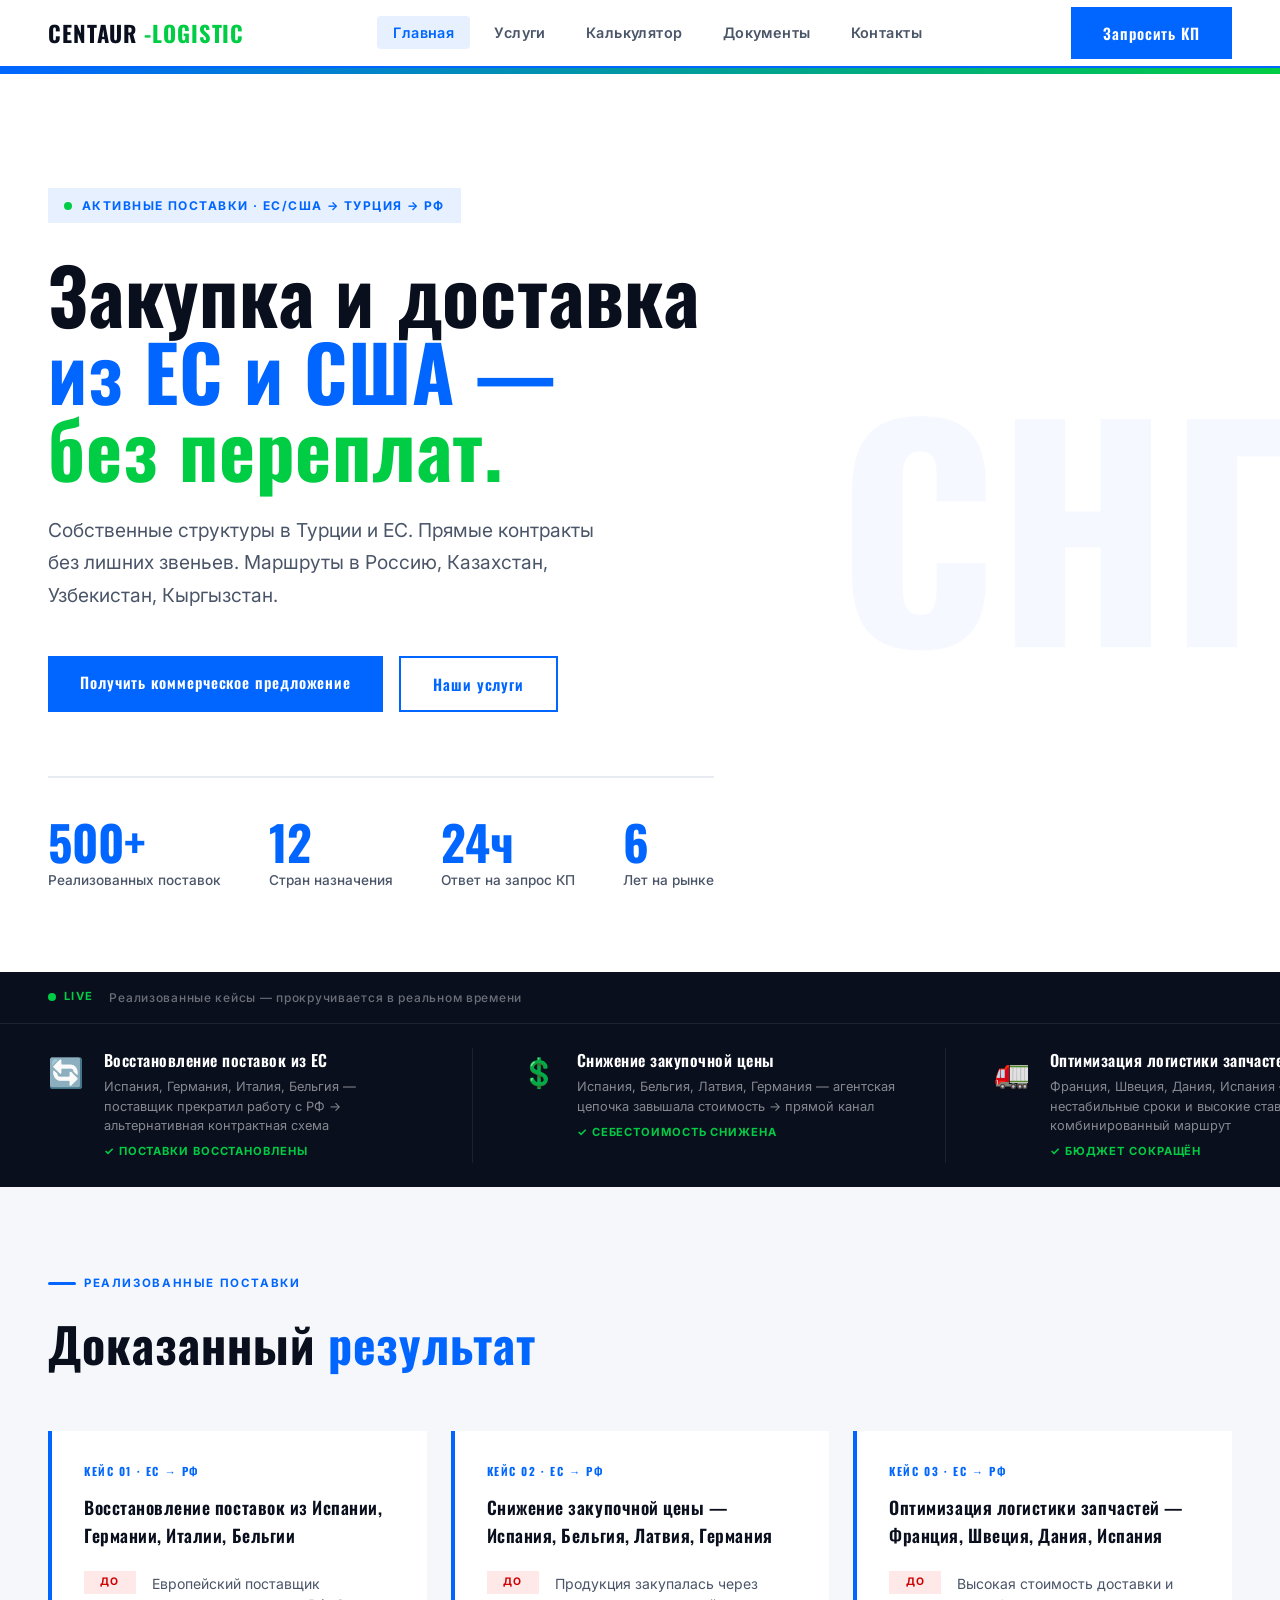
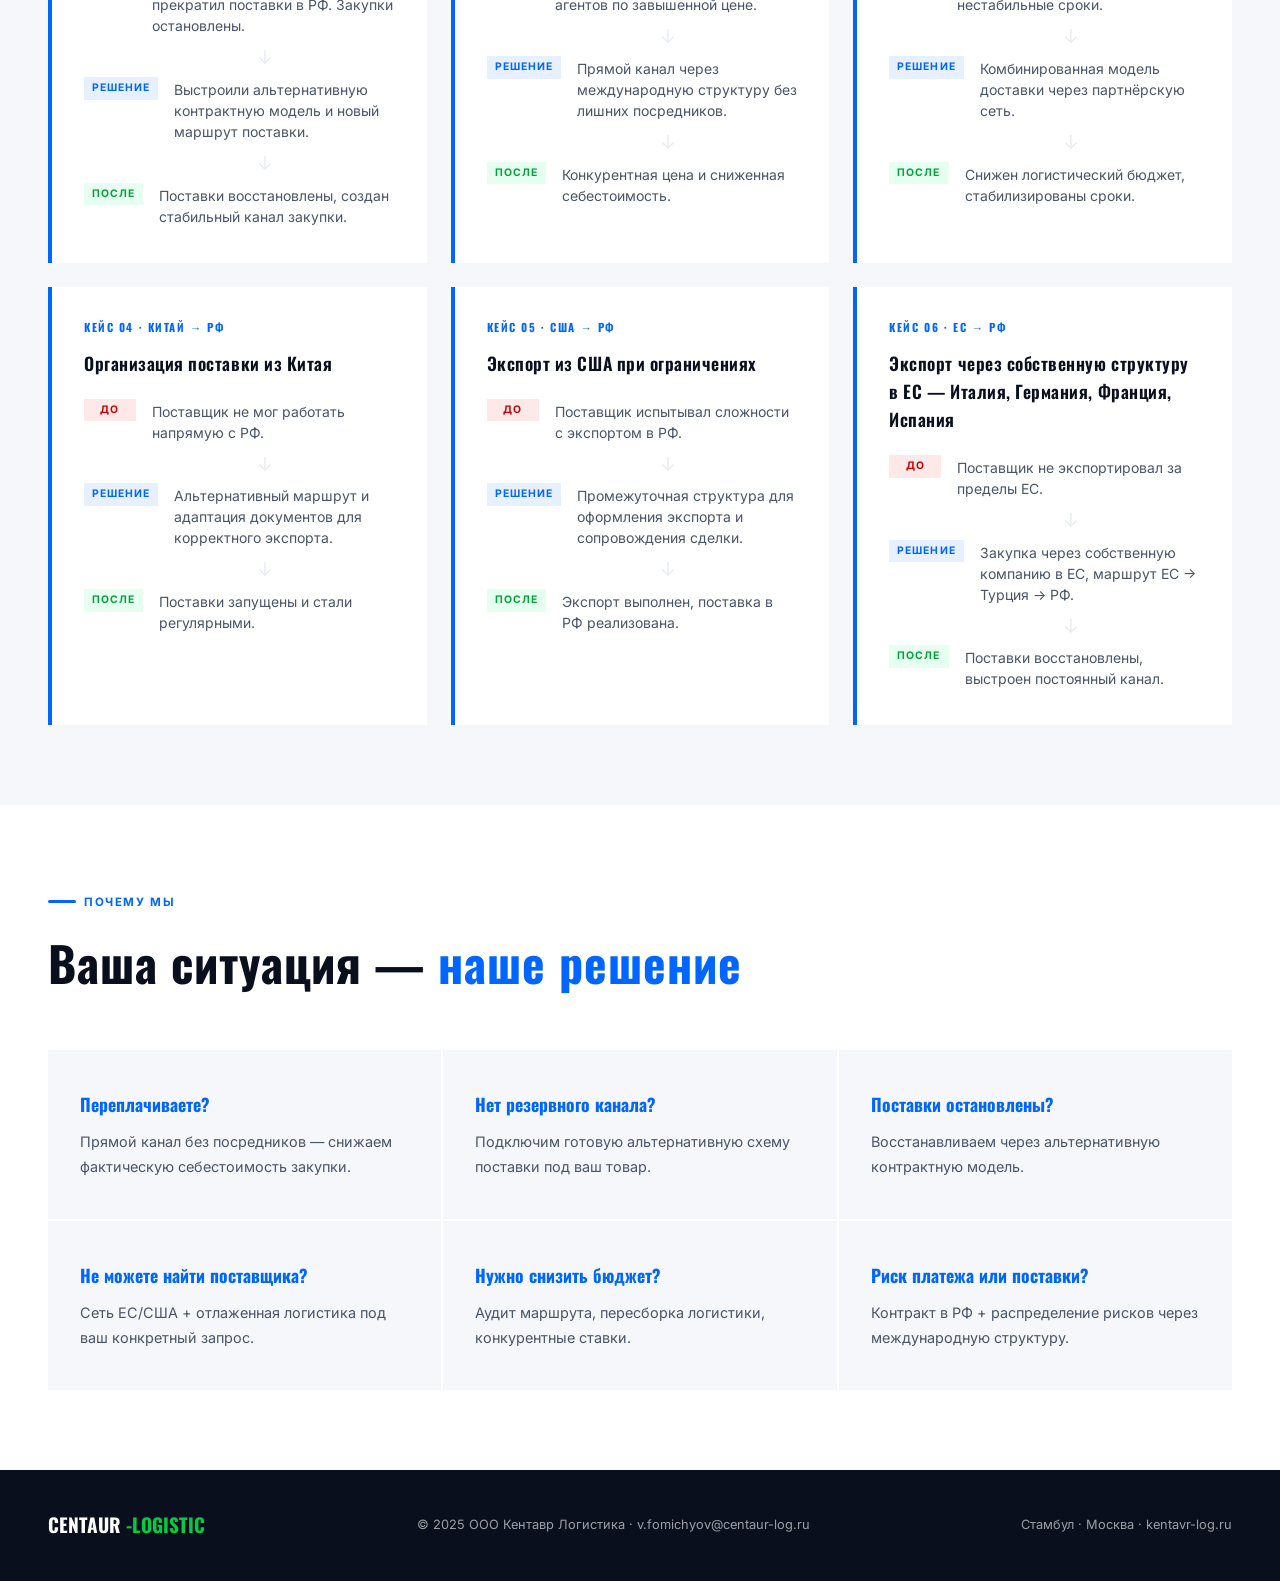
<file: index.html>
<!DOCTYPE html>
<html lang="ru">
<head>
<meta charset="UTF-8">
<meta name="viewport" content="width=device-width, initial-scale=1.0">
<title>Centaur-Logistic — Международные грузоперевозки</title>
<link rel="stylesheet" href="style.css">
<style>
/* ── HERO ── */
.hero {
  min-height: 100vh; display: flex; align-items: center;
  background: var(--white); position: relative; overflow: hidden;
  padding: 120px 48px 80px;
}
.hero-accent-line {
  position: absolute; top: 0; left: 0; right: 0; height: 6px;
  background: linear-gradient(90deg, var(--blue) 0%, var(--green) 100%);
}
.hero-bg-text {
  position: absolute; right: -20px; top: 50%; transform: translateY(-50%);
  font-family: 'Oswald', sans-serif; font-size: 22vw; font-weight: 700;
  color: rgba(0,102,255,0.04); line-height: 1; pointer-events: none; user-select: none;
  white-space: nowrap;
}
.hero-content { position: relative; max-width: 780px; }
.hero-tag {
  display: inline-flex; align-items: center; gap: 10px;
  background: var(--blue-light); color: var(--blue);
  font-size: 0.75rem; font-weight: 700; letter-spacing: 0.12em; text-transform: uppercase;
  padding: 8px 16px; margin-bottom: 32px;
}
.hero-tag .dot { width: 8px; height: 8px; background: var(--green); border-radius: 50%; animation: pulse 1.5s infinite; }
@keyframes pulse { 0%,100%{opacity:1;transform:scale(1)} 50%{opacity:0.6;transform:scale(1.3)} }

h1 { margin-bottom: 28px; color: var(--text); }
h1 .line-blue { color: var(--blue); display: block; }
h1 .line-green { color: var(--green); display: block; }
.hero-sub { font-size: 1.2rem; color: var(--text-mid); max-width: 580px; margin-bottom: 44px; font-weight: 400; line-height: 1.7; }
.hero-actions { display: flex; gap: 16px; flex-wrap: wrap; margin-bottom: 64px; }
.hero-stats { display: flex; gap: 48px; flex-wrap: wrap; padding-top: 40px; border-top: 2px solid var(--gray-mid); }
.stat-num { font-family: 'Oswald', sans-serif; font-size: 3rem; font-weight: 700; color: var(--blue); line-height: 1; }
.stat-label { font-size: 0.85rem; color: var(--text-mid); margin-top: 4px; font-weight: 500; }

/* ── LIVE TICKER ── */
.ticker-section { background: var(--text); padding: 0; overflow: hidden; }
.ticker-header {
  display: flex; align-items: center; gap: 16px;
  padding: 16px 48px; border-bottom: 1px solid rgba(255,255,255,0.08);
}
.ticker-live {
  display: flex; align-items: center; gap: 8px;
  font-size: 0.7rem; font-weight: 700; letter-spacing: 0.12em; text-transform: uppercase;
  color: var(--green);
}
.ticker-live .live-dot { width: 8px; height: 8px; background: var(--green); border-radius: 50%; animation: pulse 1s infinite; }
.ticker-title { font-size: 0.75rem; color: rgba(255,255,255,0.4); font-weight: 500; letter-spacing: 0.06em; }

.ticker-track { padding: 24px 0; position: relative; }
.ticker-inner {
  display: flex; gap: 0;
  animation: ticker 40s linear infinite;
  width: max-content;
}
.ticker-inner:hover { animation-play-state: paused; }
@keyframes ticker { from { transform: translateX(0); } to { transform: translateX(-50%); } }

.ticker-item {
  display: flex; align-items: flex-start; gap: 20px;
  padding: 0 48px; min-width: 420px;
  border-right: 1px solid rgba(255,255,255,0.08);
}
.ticker-icon { font-size: 1.8rem; flex-shrink: 0; margin-top: 2px; }
.ticker-case-title { font-family: 'Oswald', sans-serif; font-size: 1rem; font-weight: 600; color: var(--white); margin-bottom: 4px; letter-spacing: 0.03em; }
.ticker-case-desc { font-size: 0.8rem; color: rgba(255,255,255,0.5); line-height: 1.5; max-width: 320px; }
.ticker-result { display: inline-block; margin-top: 8px; font-size: 0.7rem; font-weight: 700; letter-spacing: 0.08em; text-transform: uppercase; color: var(--green); }

/* ── CASES SECTION ── */
.cases { background: var(--gray); }
.cases-grid { display: grid; grid-template-columns: repeat(auto-fit, minmax(340px, 1fr)); gap: 24px; }
.case-card { background: var(--white); border-left: 4px solid var(--blue); padding: 32px; }
.case-num { font-family: 'Oswald', sans-serif; font-size: 0.7rem; font-weight: 700; letter-spacing: 0.14em; color: var(--blue); text-transform: uppercase; margin-bottom: 12px; }
.case-card h3 { font-size: 1.1rem; margin-bottom: 20px; color: var(--text); }
.case-flow { display: flex; flex-direction: column; gap: 0; }
.case-step { display: flex; gap: 16px; align-items: flex-start; }
.case-step-label { font-size: 0.65rem; font-weight: 700; letter-spacing: 0.1em; text-transform: uppercase; padding: 3px 8px; flex-shrink: 0; min-width: 52px; text-align: center; margin-top: 2px; }
.label-before { background: #FFE8E8; color: #CC0000; }
.label-what { background: var(--blue-light); color: var(--blue); }
.label-after { background: var(--green-light); color: var(--green-dark); }
.case-step-text { font-size: 0.875rem; color: var(--text-mid); line-height: 1.5; padding: 4px 0; }
.case-arrow { color: var(--gray-mid); font-size: 1.2rem; text-align: center; padding: 2px 0 2px 52px; }

/* ── WHY US ── */
.whyus { background: var(--white); }
.whyus-grid { display: grid; grid-template-columns: repeat(3, 1fr); gap: 2px; }
.why-item { background: var(--gray); padding: 40px 32px; }
.why-item:hover { background: var(--blue-light); }
.why-item .why-q { font-family: 'Oswald', sans-serif; font-size: 1.1rem; font-weight: 700; color: var(--blue); margin-bottom: 12px; }
.why-item p { font-size: 0.9rem; color: var(--text-mid); line-height: 1.7; }

@media (max-width: 900px) {
  .hero { padding: 100px 20px 60px; }
  .whyus-grid { grid-template-columns: 1fr; }
}
</style>
</head>
<body>
<nav>
  <a href="index.html" class="nav-logo">CENTAUR <span>-LOGISTIC</span></a>
  <ul class="nav-links">
    <li><a href="index.html" class="active">Главная</a></li>
    <li><a href="services.html">Услуги</a></li>
    <li><a href="calculator.html">Калькулятор</a></li>
    <li><a href="documents.html">Документы</a></li>
    <li><a href="contact.html">Контакты</a></li>
  </ul>
  <a href="contact.html" class="btn nav-cta">Запросить КП</a>
</nav>

<div class="page">

<!-- HERO -->
<section class="hero">
  <div class="hero-accent-line"></div>
  <div class="hero-bg-text">СНГ</div>
  <div class="hero-content">
    <div class="hero-tag"><span class="dot"></span> Активные поставки · ЕС/США → Турция → РФ</div>
    <h1>
      Закупка и доставка
      <span class="line-blue">из ЕС и США —</span>
      <span class="line-green">без переплат.</span>
    </h1>
    <p class="hero-sub">Собственные структуры в Турции и ЕС. Прямые контракты без лишних звеньев. Маршруты в Россию, Казахстан, Узбекистан, Кыргызстан.</p>
    <div class="hero-actions">
      <a href="contact.html" class="btn btn-blue">Получить коммерческое предложение</a>
      <a href="services.html" class="btn btn-outline">Наши услуги</a>
    </div>
    <div class="hero-stats">
      <div><div class="stat-num">500+</div><div class="stat-label">Реализованных поставок</div></div>
      <div><div class="stat-num">12</div><div class="stat-label">Стран назначения</div></div>
      <div><div class="stat-num">24ч</div><div class="stat-label">Ответ на запрос КП</div></div>
      <div><div class="stat-num">6</div><div class="stat-label">Лет на рынке</div></div>
    </div>
  </div>
</section>

<!-- LIVE TICKER -->
<div class="ticker-section">
  <div class="ticker-header">
    <div class="ticker-live"><span class="live-dot"></span> LIVE</div>
    <div class="ticker-title">Реализованные кейсы — прокручивается в реальном времени</div>
  </div>
  <div class="ticker-track">
    <div class="ticker-inner" id="ticker">
      <div class="ticker-item">
        <div class="ticker-icon">🔄</div>
        <div>
          <div class="ticker-case-title">Восстановление поставок из ЕС</div>
          <div class="ticker-case-desc">Испания, Германия, Италия, Бельгия — поставщик прекратил работу с РФ → альтернативная контрактная схема</div>
          <span class="ticker-result">✓ Поставки восстановлены</span>
        </div>
      </div>
      <div class="ticker-item">
        <div class="ticker-icon">💲</div>
        <div>
          <div class="ticker-case-title">Снижение закупочной цены</div>
          <div class="ticker-case-desc">Испания, Бельгия, Латвия, Германия — агентская цепочка завышала стоимость → прямой канал</div>
          <span class="ticker-result">✓ Себестоимость снижена</span>
        </div>
      </div>
      <div class="ticker-item">
        <div class="ticker-icon">🚛</div>
        <div>
          <div class="ticker-case-title">Оптимизация логистики запчастей</div>
          <div class="ticker-case-desc">Франция, Швеция, Дания, Испания — нестабильные сроки и высокие ставки → комбинированный маршрут</div>
          <span class="ticker-result">✓ Бюджет сокращён</span>
        </div>
      </div>
      <div class="ticker-item">
        <div class="ticker-icon">🌐</div>
        <div>
          <div class="ticker-case-title">Организация поставки из Китая</div>
          <div class="ticker-case-desc">Поставщик не мог работать с РФ напрямую → альтернативный маршрут и адаптация документов</div>
          <span class="ticker-result">✓ Поставки стали регулярными</span>
        </div>
      </div>
      <div class="ticker-item">
        <div class="ticker-icon">🇺🇸</div>
        <div>
          <div class="ticker-case-title">Экспорт из США при ограничениях</div>
          <div class="ticker-case-desc">Поставщик испытывал сложности с экспортом в РФ → промежуточная структура для оформления</div>
          <span class="ticker-result">✓ Экспорт выполнен</span>
        </div>
      </div>
      <div class="ticker-item">
        <div class="ticker-icon">🏭</div>
        <div>
          <div class="ticker-case-title">Экспорт через структуру в ЕС</div>
          <div class="ticker-case-desc">Италия, Германия, Франция, Испания — поставщик не экспортировал → маршрут ЕС → Турция → РФ</div>
          <span class="ticker-result">✓ Постоянный канал выстроен</span>
        </div>
      </div>
      <!-- Duplicate for seamless loop -->
      <div class="ticker-item">
        <div class="ticker-icon">🔄</div>
        <div>
          <div class="ticker-case-title">Восстановление поставок из ЕС</div>
          <div class="ticker-case-desc">Испания, Германия, Италия, Бельгия — поставщик прекратил работу с РФ → альтернативная контрактная схема</div>
          <span class="ticker-result">✓ Поставки восстановлены</span>
        </div>
      </div>
      <div class="ticker-item">
        <div class="ticker-icon">💲</div>
        <div>
          <div class="ticker-case-title">Снижение закупочной цены</div>
          <div class="ticker-case-desc">Испания, Бельгия, Латвия, Германия — агентская цепочка завышала стоимость → прямой канал</div>
          <span class="ticker-result">✓ Себестоимость снижена</span>
        </div>
      </div>
      <div class="ticker-item">
        <div class="ticker-icon">🚛</div>
        <div>
          <div class="ticker-case-title">Оптимизация логистики запчастей</div>
          <div class="ticker-case-desc">Франция, Швеция, Дания, Испания — нестабильные сроки и высокие ставки → комбинированный маршрут</div>
          <span class="ticker-result">✓ Бюджет сокращён</span>
        </div>
      </div>
      <div class="ticker-item">
        <div class="ticker-icon">🌐</div>
        <div>
          <div class="ticker-case-title">Организация поставки из Китая</div>
          <div class="ticker-case-desc">Поставщик не мог работать с РФ напрямую → альтернативный маршрут и адаптация документов</div>
          <span class="ticker-result">✓ Поставки стали регулярными</span>
        </div>
      </div>
      <div class="ticker-item">
        <div class="ticker-icon">🇺🇸</div>
        <div>
          <div class="ticker-case-title">Экспорт из США при ограничениях</div>
          <div class="ticker-case-desc">Поставщик испытывал сложности с экспортом в РФ → промежуточная структура для оформления</div>
          <span class="ticker-result">✓ Экспорт выполнен</span>
        </div>
      </div>
      <div class="ticker-item">
        <div class="ticker-icon">🏭</div>
        <div>
          <div class="ticker-case-title">Экспорт через структуру в ЕС</div>
          <div class="ticker-case-desc">Италия, Германия, Франция, Испания — поставщик не экспортировал → маршрут ЕС → Турция → РФ</div>
          <span class="ticker-result">✓ Постоянный канал выстроен</span>
        </div>
      </div>
    </div>
  </div>
</div>

<!-- CASES -->
<section class="cases">
  <div class="inner">
    <div class="section-tag">Реализованные поставки</div>
    <h2>Доказанный <span class="accent">результат</span></h2>
    <div class="cases-grid">
      <div class="case-card">
        <div class="case-num">Кейс 01 · ЕС → РФ</div>
        <h3>Восстановление поставок из Испании, Германии, Италии, Бельгии</h3>
        <div class="case-flow">
          <div class="case-step"><span class="case-step-label label-before">До</span><span class="case-step-text">Европейский поставщик прекратил поставки в РФ. Закупки остановлены.</span></div>
          <div class="case-arrow">↓</div>
          <div class="case-step"><span class="case-step-label label-what">Решение</span><span class="case-step-text">Выстроили альтернативную контрактную модель и новый маршрут поставки.</span></div>
          <div class="case-arrow">↓</div>
          <div class="case-step"><span class="case-step-label label-after">После</span><span class="case-step-text">Поставки восстановлены, создан стабильный канал закупки.</span></div>
        </div>
      </div>
      <div class="case-card">
        <div class="case-num">Кейс 02 · ЕС → РФ</div>
        <h3>Снижение закупочной цены — Испания, Бельгия, Латвия, Германия</h3>
        <div class="case-flow">
          <div class="case-step"><span class="case-step-label label-before">До</span><span class="case-step-text">Продукция закупалась через агентов по завышенной цене.</span></div>
          <div class="case-arrow">↓</div>
          <div class="case-step"><span class="case-step-label label-what">Решение</span><span class="case-step-text">Прямой канал через международную структуру без лишних посредников.</span></div>
          <div class="case-arrow">↓</div>
          <div class="case-step"><span class="case-step-label label-after">После</span><span class="case-step-text">Конкурентная цена и сниженная себестоимость.</span></div>
        </div>
      </div>
      <div class="case-card">
        <div class="case-num">Кейс 03 · ЕС → РФ</div>
        <h3>Оптимизация логистики запчастей — Франция, Швеция, Дания, Испания</h3>
        <div class="case-flow">
          <div class="case-step"><span class="case-step-label label-before">До</span><span class="case-step-text">Высокая стоимость доставки и нестабильные сроки.</span></div>
          <div class="case-arrow">↓</div>
          <div class="case-step"><span class="case-step-label label-what">Решение</span><span class="case-step-text">Комбинированная модель доставки через партнёрскую сеть.</span></div>
          <div class="case-arrow">↓</div>
          <div class="case-step"><span class="case-step-label label-after">После</span><span class="case-step-text">Снижен логистический бюджет, стабилизированы сроки.</span></div>
        </div>
      </div>
      <div class="case-card">
        <div class="case-num">Кейс 04 · Китай → РФ</div>
        <h3>Организация поставки из Китая</h3>
        <div class="case-flow">
          <div class="case-step"><span class="case-step-label label-before">До</span><span class="case-step-text">Поставщик не мог работать напрямую с РФ.</span></div>
          <div class="case-arrow">↓</div>
          <div class="case-step"><span class="case-step-label label-what">Решение</span><span class="case-step-text">Альтернативный маршрут и адаптация документов для корректного экспорта.</span></div>
          <div class="case-arrow">↓</div>
          <div class="case-step"><span class="case-step-label label-after">После</span><span class="case-step-text">Поставки запущены и стали регулярными.</span></div>
        </div>
      </div>
      <div class="case-card">
        <div class="case-num">Кейс 05 · США → РФ</div>
        <h3>Экспорт из США при ограничениях</h3>
        <div class="case-flow">
          <div class="case-step"><span class="case-step-label label-before">До</span><span class="case-step-text">Поставщик испытывал сложности с экспортом в РФ.</span></div>
          <div class="case-arrow">↓</div>
          <div class="case-step"><span class="case-step-label label-what">Решение</span><span class="case-step-text">Промежуточная структура для оформления экспорта и сопровождения сделки.</span></div>
          <div class="case-arrow">↓</div>
          <div class="case-step"><span class="case-step-label label-after">После</span><span class="case-step-text">Экспорт выполнен, поставка в РФ реализована.</span></div>
        </div>
      </div>
      <div class="case-card">
        <div class="case-num">Кейс 06 · ЕС → РФ</div>
        <h3>Экспорт через собственную структуру в ЕС — Италия, Германия, Франция, Испания</h3>
        <div class="case-flow">
          <div class="case-step"><span class="case-step-label label-before">До</span><span class="case-step-text">Поставщик не экспортировал за пределы ЕС.</span></div>
          <div class="case-arrow">↓</div>
          <div class="case-step"><span class="case-step-label label-what">Решение</span><span class="case-step-text">Закупка через собственную компанию в ЕС, маршрут ЕС → Турция → РФ.</span></div>
          <div class="case-arrow">↓</div>
          <div class="case-step"><span class="case-step-label label-after">После</span><span class="case-step-text">Поставки восстановлены, выстроен постоянный канал.</span></div>
        </div>
      </div>
    </div>
  </div>
</section>

<!-- WHY US -->
<section class="whyus">
  <div class="inner">
    <div class="section-tag">Почему мы</div>
    <h2>Ваша ситуация — <span class="accent">наше решение</span></h2>
    <div class="whyus-grid">
      <div class="why-item">
        <div class="why-q">Переплачиваете?</div>
        <p>Прямой канал без посредников — снижаем фактическую себестоимость закупки.</p>
      </div>
      <div class="why-item">
        <div class="why-q">Нет резервного канала?</div>
        <p>Подключим готовую альтернативную схему поставки под ваш товар.</p>
      </div>
      <div class="why-item">
        <div class="why-q">Поставки остановлены?</div>
        <p>Восстанавливаем через альтернативную контрактную модель.</p>
      </div>
      <div class="why-item">
        <div class="why-q">Не можете найти поставщика?</div>
        <p>Сеть ЕС/США + отлаженная логистика под ваш конкретный запрос.</p>
      </div>
      <div class="why-item">
        <div class="why-q">Нужно снизить бюджет?</div>
        <p>Аудит маршрута, пересборка логистики, конкурентные ставки.</p>
      </div>
      <div class="why-item">
        <div class="why-q">Риск платежа или поставки?</div>
        <p>Контракт в РФ + распределение рисков через международную структуру.</p>
      </div>
    </div>
  </div>
</section>

</div>

<footer>
  <div class="footer-logo">CENTAUR <span>-LOGISTIC</span></div>
  <p>© 2025 ООО Кентавр Логистика · <a href="mailto:v.fomichyov@centaur-log.ru">v.fomichyov@centaur-log.ru</a></p>
  <p>Стамбул · Москва · <a href="https://kentavr-log.ru">kentavr-log.ru</a></p>
</footer>

</body>
</html>
</file>
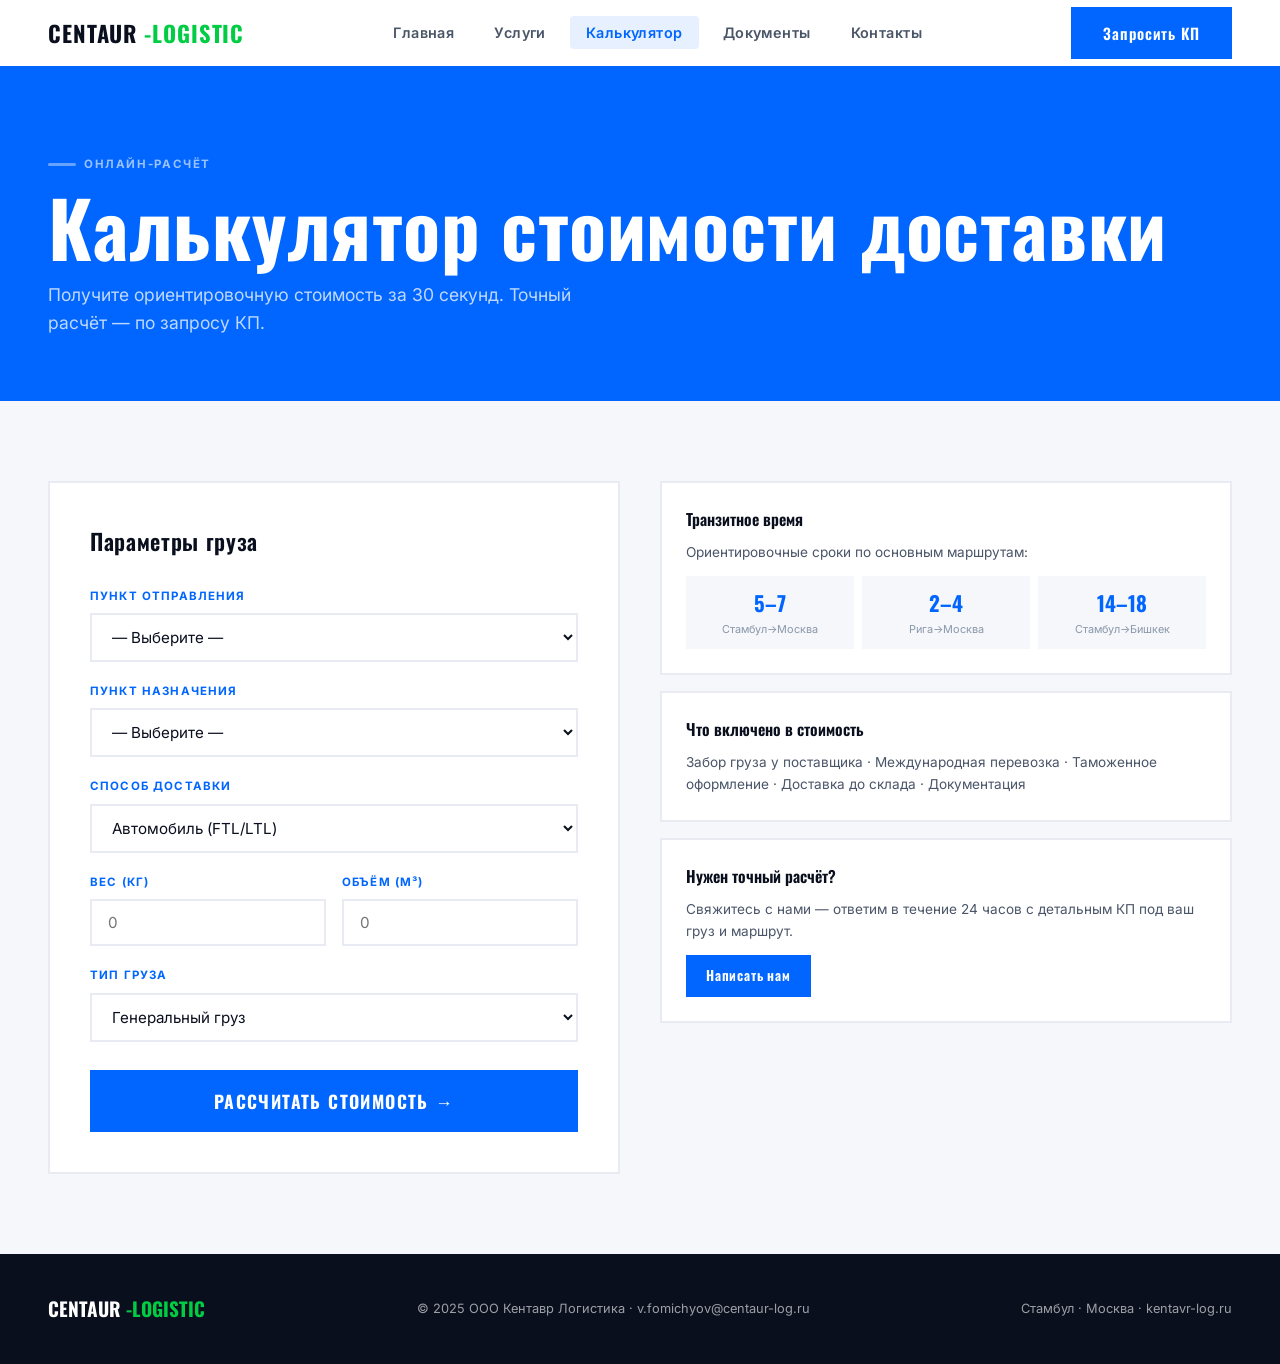
<file: calculator.html>
<!DOCTYPE html>
<html lang="ru">
<head>
<meta charset="UTF-8">
<meta name="viewport" content="width=device-width, initial-scale=1.0">
<title>Калькулятор — Centaur-Logistic</title>
<link rel="stylesheet" href="style.css">
<style>
.page-hero { background: var(--blue); padding: 80px 48px 64px; }
.page-hero .section-tag { color: rgba(255,255,255,0.6); }
.page-hero .section-tag::before { background: rgba(255,255,255,0.4); }
.page-hero h1 { color: var(--white); margin-bottom: 16px; }
.page-hero p { color: rgba(255,255,255,0.75); font-size: 1.1rem; max-width: 560px; }

.calc-section { background: var(--gray); }
.calc-layout { display: grid; grid-template-columns: 1fr 1fr; gap: 40px; align-items: start; }

.calc-form-wrap { background: var(--white); border: 2px solid var(--gray-mid); padding: 40px; }
.calc-form-wrap h3 { font-family: 'Oswald', sans-serif; font-size: 1.4rem; font-weight: 600; margin-bottom: 28px; letter-spacing: 0.03em; }
.fg { margin-bottom: 20px; }
.fg label { display: block; font-size: 0.72rem; font-weight: 700; letter-spacing: 0.1em; text-transform: uppercase; color: var(--blue); margin-bottom: 8px; }
.fg select, .fg input {
  width: 100%; border: 2px solid var(--gray-mid); background: var(--white);
  font-family: 'Inter', sans-serif; font-size: 0.95rem; color: var(--text);
  padding: 12px 16px; outline: none; transition: border-color 0.2s;
}
.fg select:focus, .fg input:focus { border-color: var(--blue); }
.fg-row { display: grid; grid-template-columns: 1fr 1fr; gap: 16px; }
.calc-submit {
  width: 100%; background: var(--blue); color: var(--white);
  font-family: 'Oswald', sans-serif; font-weight: 700; font-size: 1.1rem;
  letter-spacing: 0.08em; padding: 18px; border: none; cursor: pointer;
  transition: background 0.2s; margin-top: 8px;
}
.calc-submit:hover { background: var(--blue-dark); }

.calc-right { display: flex; flex-direction: column; gap: 24px; }
.result-box { background: var(--white); border: 2px solid var(--gray-mid); padding: 36px; display: none; }
.result-box.show { display: block; border-color: var(--blue); }
.result-label { font-size: 0.7rem; font-weight: 700; letter-spacing: 0.12em; text-transform: uppercase; color: var(--text-light); margin-bottom: 8px; }
.result-price { font-family: 'Oswald', sans-serif; font-size: 3.5rem; font-weight: 700; color: var(--blue); line-height: 1; margin-bottom: 4px; }
.result-sub { font-size: 0.8rem; color: var(--text-light); margin-bottom: 24px; }
.result-rows { display: flex; flex-direction: column; gap: 0; }
.result-row { display: flex; justify-content: space-between; padding: 12px 0; border-bottom: 1px solid var(--gray-mid); font-size: 0.875rem; }
.result-row:last-child { border-bottom: none; }
.result-row .k { color: var(--text-mid); }
.result-row .v { font-weight: 600; color: var(--text); }
.result-note { font-size: 0.75rem; color: var(--text-light); margin-top: 16px; line-height: 1.6; padding: 12px; background: var(--gray); }
.result-cta { display: block; width: 100%; background: var(--green); color: var(--white); font-family: 'Oswald', sans-serif; font-weight: 700; font-size: 1rem; letter-spacing: 0.06em; padding: 14px; text-align: center; text-decoration: none; margin-top: 16px; transition: background 0.2s; }
.result-cta:hover { background: var(--green-dark); }

.info-cards { display: flex; flex-direction: column; gap: 16px; }
.info-card { background: var(--white); border: 2px solid var(--gray-mid); padding: 24px; }
.info-card h4 { font-family: 'Oswald', sans-serif; font-size: 1rem; font-weight: 600; margin-bottom: 10px; color: var(--text); }
.info-card p { font-size: 0.85rem; color: var(--text-mid); line-height: 1.6; }
.transit-mini { display: grid; grid-template-columns: repeat(3,1fr); gap: 8px; margin-top: 12px; }
.tm-item { background: var(--gray); padding: 10px; text-align: center; }
.tm-days { font-family: 'Oswald', sans-serif; font-size: 1.3rem; font-weight: 700; color: var(--blue); }
.tm-route { font-size: 0.68rem; color: var(--text-light); margin-top: 2px; }

@media (max-width: 900px) {
  .page-hero { padding: 80px 20px 48px; }
  .calc-layout { grid-template-columns: 1fr; }
  .fg-row { grid-template-columns: 1fr; }
}
</style>
</head>
<body>
<nav>
  <a href="index.html" class="nav-logo">CENTAUR <span>-LOGISTIC</span></a>
  <ul class="nav-links">
    <li><a href="index.html">Главная</a></li>
    <li><a href="services.html">Услуги</a></li>
    <li><a href="calculator.html" class="active">Калькулятор</a></li>
    <li><a href="documents.html">Документы</a></li>
    <li><a href="contact.html">Контакты</a></li>
  </ul>
  <a href="contact.html" class="btn nav-cta">Запросить КП</a>
</nav>

<div class="page">
<div class="page-hero">
  <div class="inner">
    <div class="section-tag">Онлайн-расчёт</div>
    <h1>Калькулятор стоимости доставки</h1>
    <p>Получите ориентировочную стоимость за 30 секунд. Точный расчёт — по запросу КП.</p>
  </div>
</div>

<section class="calc-section">
  <div class="inner">
    <div class="calc-layout">
      <div class="calc-form-wrap">
        <h3>Параметры груза</h3>
        <div class="fg">
          <label>Пункт отправления</label>
          <select id="origin">
            <option value="">— Выберите —</option>
            <option value="istanbul">Турция — Стамбул</option>
            <option value="riga">Латвия — Рига</option>
            <option value="vilnius">Литва — Вильнюс</option>
            <option value="warsaw">Польша — Варшава</option>
            <option value="berlin">Германия — Берлин</option>
            <option value="milan">Италия — Милан</option>
            <option value="madrid">Испания — Мадрид</option>
            <option value="paris">Франция — Париж</option>
            <option value="beijing">Китай — Пекин/Шанхай</option>
            <option value="usa">США — любой город</option>
          </select>
        </div>
        <div class="fg">
          <label>Пункт назначения</label>
          <select id="destination">
            <option value="">— Выберите —</option>
            <option value="moscow">Россия — Москва</option>
            <option value="spb">Россия — Санкт-Петербург</option>
            <option value="ekb">Россия — Екатеринбург</option>
            <option value="nsk">Россия — Новосибирск</option>
            <option value="almaty">Казахстан — Алматы</option>
            <option value="tashkent">Узбекистан — Ташкент</option>
            <option value="bishkek">Кыргызстан — Бишкек</option>
          </select>
        </div>
        <div class="fg">
          <label>Способ доставки</label>
          <select id="mode">
            <option value="auto">Автомобиль (FTL/LTL)</option>
            <option value="avia">Авиа (срочно)</option>
            <option value="sea">Море + Авто</option>
          </select>
        </div>
        <div class="fg-row">
          <div class="fg"><label>Вес (кг)</label><input type="number" id="weight" placeholder="0" min="0"></div>
          <div class="fg"><label>Объём (м³)</label><input type="number" id="volume" placeholder="0" step="0.1" min="0"></div>
        </div>
        <div class="fg">
          <label>Тип груза</label>
          <select id="cargo">
            <option value="general">Генеральный груз</option>
            <option value="chemical">Химия / ADR</option>
            <option value="instrument">Приборы / оборудование</option>
            <option value="polymer">Полимеры / сырьё</option>
            <option value="parts">Запчасти / арматура</option>
          </select>
        </div>
        <button class="calc-submit" onclick="calculate()">РАССЧИТАТЬ СТОИМОСТЬ →</button>
      </div>

      <div class="calc-right">
        <div class="result-box" id="resultBox">
          <div class="result-label">Ориентировочная стоимость</div>
          <div class="result-price" id="rPrice"></div>
          <div class="result-sub">Расчётная оценка · уточняется при запросе КП</div>
          <div class="result-rows" id="rRows"></div>
          <div class="result-note">Расчёт ориентировочный. Точная стоимость зависит от актуальных тарифов, сезона и наличия транспорта.</div>
          <a href="contact.html" class="result-cta">ЗАПРОСИТЬ ТОЧНОЕ КП →</a>
        </div>

        <div class="info-cards">
          <div class="info-card">
            <h4>Транзитное время</h4>
            <p>Ориентировочные сроки по основным маршрутам:</p>
            <div class="transit-mini">
              <div class="tm-item"><div class="tm-days">5–7</div><div class="tm-route">Стамбул→Москва</div></div>
              <div class="tm-item"><div class="tm-days">2–4</div><div class="tm-route">Рига→Москва</div></div>
              <div class="tm-item"><div class="tm-days">14–18</div><div class="tm-route">Стамбул→Бишкек</div></div>
            </div>
          </div>
          <div class="info-card">
            <h4>Что включено в стоимость</h4>
            <p>Забор груза у поставщика · Международная перевозка · Таможенное оформление · Доставка до склада · Документация</p>
          </div>
          <div class="info-card">
            <h4>Нужен точный расчёт?</h4>
            <p>Свяжитесь с нами — ответим в течение 24 часов с детальным КП под ваш груз и маршрут.</p>
            <a href="contact.html" class="btn btn-blue" style="margin-top:12px;display:inline-block;font-size:0.85rem;padding:10px 20px;">Написать нам</a>
          </div>
        </div>
      </div>
    </div>
  </div>
</section>
</div>

<footer>
  <div class="footer-logo">CENTAUR <span>-LOGISTIC</span></div>
  <p>© 2025 ООО Кентавр Логистика · <a href="mailto:v.fomichyov@centaur-log.ru">v.fomichyov@centaur-log.ru</a></p>
  <p>Стамбул · Москва · <a href="https://kentavr-log.ru">kentavr-log.ru</a></p>
</footer>

<script>
const rates = { auto:{base:800,kg:1.1,m3:100}, avia:{base:1200,kg:4.2,m3:0}, sea:{base:600,kg:0.7,m3:70} };
const dist = {
  istanbul:{moscow:1.0,spb:1.15,ekb:1.5,nsk:2.1,almaty:1.9,tashkent:2.2,bishkek:2.3},
  riga:{moscow:0.5,spb:0.45,ekb:1.1,nsk:1.8,almaty:2.0,tashkent:2.4,bishkek:2.5},
  vilnius:{moscow:0.55,spb:0.5,ekb:1.15,nsk:1.85,almaty:2.1,tashkent:2.5,bishkek:2.6},
  warsaw:{moscow:0.7,spb:0.75,ekb:1.3,nsk:2.0,almaty:2.2,tashkent:2.6,bishkek:2.7},
  berlin:{moscow:0.85,spb:0.9,ekb:1.4,nsk:2.1,almaty:2.3,tashkent:2.7,bishkek:2.8},
  milan:{moscow:1.1,spb:1.2,ekb:1.6,nsk:2.3,almaty:2.5,tashkent:2.9,bishkek:3.0},
  madrid:{moscow:1.2,spb:1.3,ekb:1.7,nsk:2.4,almaty:2.6,tashkent:3.0,bishkek:3.1},
  paris:{moscow:0.95,spb:1.0,ekb:1.5,nsk:2.2,almaty:2.4,tashkent:2.8,bishkek:2.9},
  beijing:{moscow:1.8,spb:1.9,ekb:1.4,nsk:1.0,almaty:1.2,tashkent:1.5,bishkek:1.3},
  usa:{moscow:2.5,spb:2.6,ekb:2.8,nsk:3.0,almaty:3.2,tashkent:3.5,bishkek:3.6}
};
const cargo = {general:1.0,chemical:1.35,instrument:1.2,polymer:1.05,parts:1.1};
const transit = {
  auto:{istanbul:'5–7',riga:'2–4',vilnius:'3–5',warsaw:'4–6',berlin:'5–7',milan:'6–8',madrid:'8–10',paris:'6–8',beijing:'25–35',usa:'—'},
  avia:{istanbul:'2',riga:'2',vilnius:'2',warsaw:'2',berlin:'2',milan:'2',madrid:'2',paris:'2',beijing:'3–4',usa:'3–5'},
  sea:{istanbul:'18–25',riga:'14–20',vilnius:'14–20',warsaw:'16–22',berlin:'18–25',milan:'20–28',madrid:'22–30',paris:'20–28',beijing:'35–45',usa:'40–55'}
};
const oNames={istanbul:'Стамбул',riga:'Рига',vilnius:'Вильнюс',warsaw:'Варшава',berlin:'Берлин',milan:'Милан',madrid:'Мадрид',paris:'Париж',beijing:'Китай',usa:'США'};
const dNames={moscow:'Москва',spb:'Санкт-Петербург',ekb:'Екатеринбург',nsk:'Новосибирск',almaty:'Алматы',tashkent:'Ташкент',bishkek:'Бишкек'};
const mNames={auto:'Автомобиль',avia:'Авиа',sea:'Море + Авто'};

function calculate() {
  const o=document.getElementById('origin').value;
  const d=document.getElementById('destination').value;
  const m=document.getElementById('mode').value;
  const w=parseFloat(document.getElementById('weight').value)||0;
  const v=parseFloat(document.getElementById('volume').value)||0;
  const c=document.getElementById('cargo').value;
  if(!o||!d){alert('Выберите откуда и куда');return;}
  if(!w&&!v){alert('Введите вес или объём');return;}
  const r=rates[m];
  const mul=(dist[o]||{})[d]||1.0;
  const cs=cargo[c]||1.0;
  const volFactor={auto:250,avia:333,sea:1000};
  const vw=v*volFactor[m];
  const cw=Math.max(w,vw);
  let cost=r.base+(cw*r.kg);
  if(v>0&&m!=='avia') cost+=v*r.m3;
  cost*=mul*cs;
  cost=Math.round(cost/50)*50;
  const t=(transit[m][o]||'?');
  document.getElementById('rPrice').textContent='€'+cost.toLocaleString();
  document.getElementById('rRows').innerHTML=`
    <div class="result-row"><span class="k">Маршрут</span><span class="v">${oNames[o]||o} → ${dNames[d]||d}</span></div>
    <div class="result-row"><span class="k">Способ</span><span class="v">${mNames[m]}</span></div>
    <div class="result-row"><span class="k">Расч. вес</span><span class="v">${Math.round(cw)} кг</span></div>
    <div class="result-row"><span class="k">Транзит</span><span class="v">${t} дн.</span></div>
    <div class="result-row"><span class="k">Надбавка</span><span class="v">×${cs.toFixed(2)}</span></div>
  `;
  const box=document.getElementById('resultBox');
  box.classList.add('show');
  box.scrollIntoView({behavior:'smooth',block:'nearest'});
}
</script>
</body>
</html>
</file>
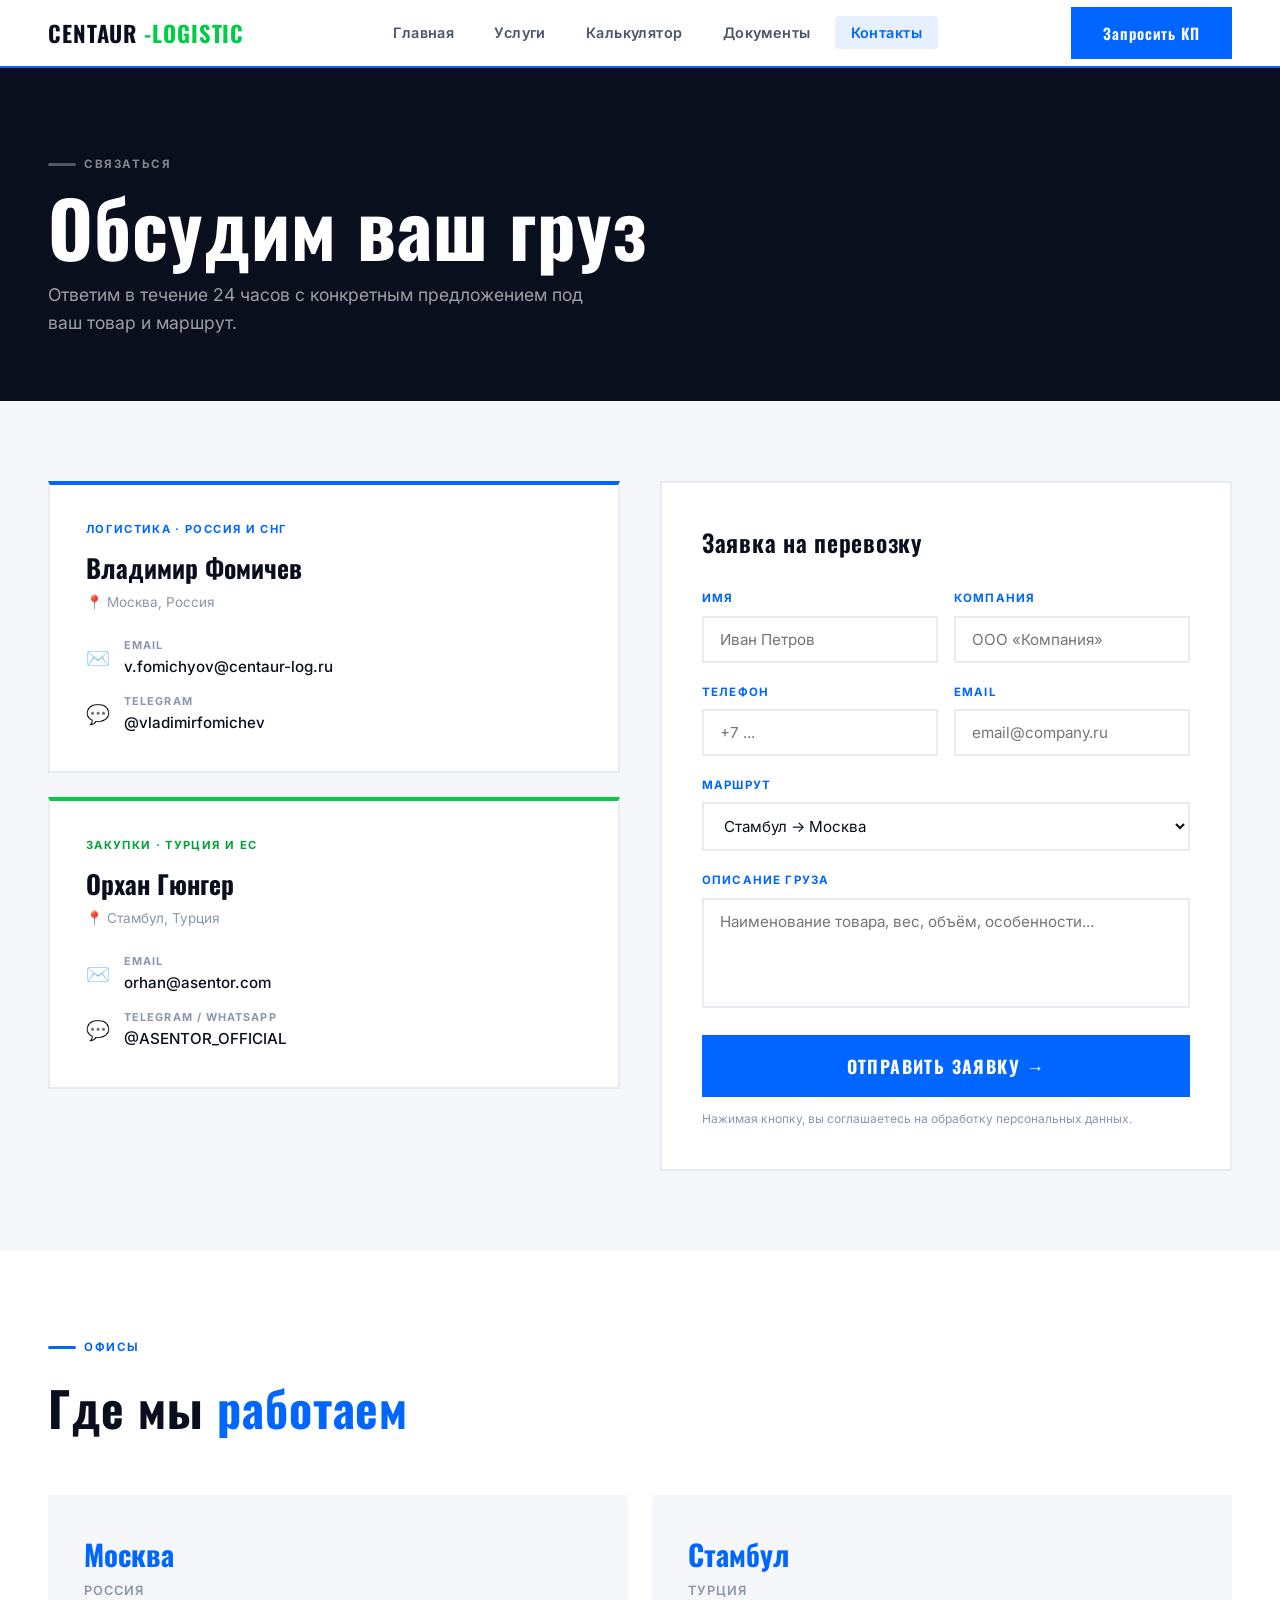
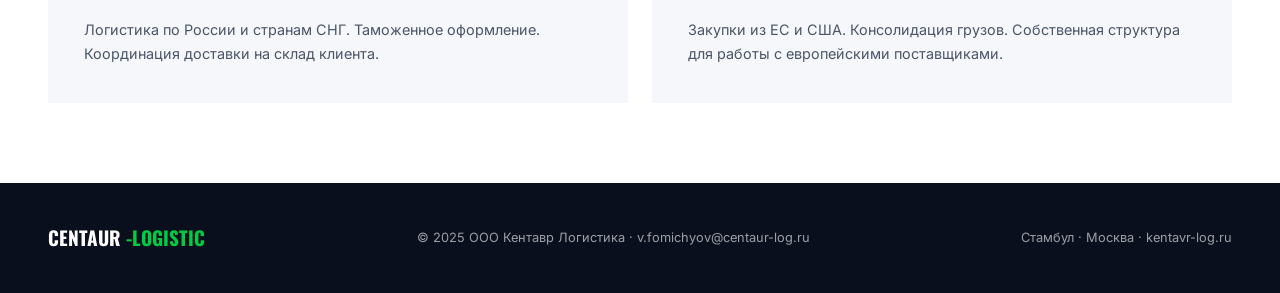
<file: contact.html>
<!DOCTYPE html>
<html lang="ru">
<head>
<meta charset="UTF-8">
<meta name="viewport" content="width=device-width, initial-scale=1.0">
<title>Контакты — Centaur-Logistic</title>
<link rel="stylesheet" href="style.css">
<style>
.page-hero { background: var(--text); padding: 80px 48px 64px; }
.page-hero .section-tag { color: rgba(255,255,255,0.5); }
.page-hero .section-tag::before { background: rgba(255,255,255,0.3); }
.page-hero h1 { color: var(--white); margin-bottom: 16px; }
.page-hero p { color: rgba(255,255,255,0.6); font-size: 1.1rem; max-width: 560px; }

.contact-section { background: var(--gray); }
.contact-layout { display: grid; grid-template-columns: 1fr 1fr; gap: 40px; align-items: start; }

/* People cards */
.people { display: flex; flex-direction: column; gap: 24px; }
.person-card { background: var(--white); border: 2px solid var(--gray-mid); padding: 36px; }
.person-card:first-child { border-top: 4px solid var(--blue); }
.person-card:last-child { border-top: 4px solid var(--green); }
.person-role { font-size: 0.7rem; font-weight: 700; letter-spacing: 0.12em; text-transform: uppercase; color: var(--blue); margin-bottom: 8px; }
.person-card:last-child .person-role { color: var(--green-dark); }
.person-name { font-family: 'Oswald', sans-serif; font-size: 1.6rem; font-weight: 700; color: var(--text); margin-bottom: 4px; }
.person-location { font-size: 0.85rem; color: var(--text-light); margin-bottom: 24px; }
.person-contacts { display: flex; flex-direction: column; gap: 14px; }
.pc-item { display: flex; align-items: center; gap: 14px; }
.pc-icon { font-size: 1.2rem; flex-shrink: 0; }
.pc-label { font-size: 0.68rem; font-weight: 700; letter-spacing: 0.1em; text-transform: uppercase; color: var(--text-light); }
.pc-val { font-size: 0.95rem; font-weight: 500; }
.pc-val a { color: var(--text); text-decoration: none; }
.pc-val a:hover { color: var(--blue); }

/* Form */
.form-wrap { background: var(--white); border: 2px solid var(--gray-mid); padding: 40px; }
.form-wrap h3 { font-family: 'Oswald', sans-serif; font-size: 1.5rem; font-weight: 600; margin-bottom: 28px; letter-spacing: 0.03em; }
.fg { margin-bottom: 20px; }
.fg label { display: block; font-size: 0.72rem; font-weight: 700; letter-spacing: 0.1em; text-transform: uppercase; color: var(--blue); margin-bottom: 8px; }
.fg input, .fg select, .fg textarea {
  width: 100%; border: 2px solid var(--gray-mid); background: var(--white);
  font-family: 'Inter', sans-serif; font-size: 0.95rem; color: var(--text);
  padding: 12px 16px; outline: none; resize: none; transition: border-color 0.2s;
}
.fg input:focus, .fg select:focus, .fg textarea:focus { border-color: var(--blue); }
.fg textarea { height: 110px; }
.fg-row { display: grid; grid-template-columns: 1fr 1fr; gap: 16px; }
.form-submit {
  width: 100%; background: var(--blue); color: var(--white);
  font-family: 'Oswald', sans-serif; font-weight: 700; font-size: 1.1rem;
  letter-spacing: 0.08em; padding: 18px; border: none; cursor: pointer; transition: background 0.2s;
}
.form-submit:hover { background: var(--blue-dark); }
.form-note { font-size: 0.75rem; color: var(--text-light); margin-top: 12px; }

.success-msg { display: none; background: var(--green-light); border: 2px solid var(--green); padding: 20px; text-align: center; margin-top: 16px; }
.success-msg.show { display: block; }
.success-msg p { font-weight: 600; color: var(--green-dark); }

.offices { background: var(--white); }
.offices-grid { display: grid; grid-template-columns: 1fr 1fr; gap: 24px; }
.office-card { background: var(--gray); padding: 36px; }
.office-city { font-family: 'Oswald', sans-serif; font-size: 1.8rem; font-weight: 700; color: var(--blue); margin-bottom: 4px; }
.office-country { font-size: 0.8rem; color: var(--text-light); font-weight: 600; letter-spacing: 0.08em; text-transform: uppercase; margin-bottom: 16px; }
.office-card p { font-size: 0.9rem; color: var(--text-mid); line-height: 1.7; }

@media (max-width: 900px) {
  .page-hero { padding: 80px 20px 48px; }
  .contact-layout { grid-template-columns: 1fr; }
  .fg-row { grid-template-columns: 1fr; }
  .offices-grid { grid-template-columns: 1fr; }
}
</style>
</head>
<body>
<nav>
  <a href="index.html" class="nav-logo">CENTAUR <span>-LOGISTIC</span></a>
  <ul class="nav-links">
    <li><a href="index.html">Главная</a></li>
    <li><a href="services.html">Услуги</a></li>
    <li><a href="calculator.html">Калькулятор</a></li>
    <li><a href="documents.html">Документы</a></li>
    <li><a href="contact.html" class="active">Контакты</a></li>
  </ul>
  <a href="contact.html" class="btn nav-cta">Запросить КП</a>
</nav>

<div class="page">
<div class="page-hero">
  <div class="inner">
    <div class="section-tag">Связаться</div>
    <h1>Обсудим ваш груз</h1>
    <p>Ответим в течение 24 часов с конкретным предложением под ваш товар и маршрут.</p>
  </div>
</div>

<section class="contact-section">
  <div class="inner">
    <div class="contact-layout">
      <div class="people">
        <div class="person-card">
          <div class="person-role">Логистика · Россия и СНГ</div>
          <div class="person-name">Владимир Фомичев</div>
          <div class="person-location">📍 Москва, Россия</div>
          <div class="person-contacts">
            <div class="pc-item">
              <div class="pc-icon">✉️</div>
              <div><div class="pc-label">Email</div><div class="pc-val"><a href="mailto:v.fomichyov@centaur-log.ru">v.fomichyov@centaur-log.ru</a></div></div>
            </div>
            <div class="pc-item">
              <div class="pc-icon">💬</div>
              <div><div class="pc-label">Telegram</div><div class="pc-val"><a href="#">@vladimirfomichev</a></div></div>
            </div>
          </div>
        </div>
        <div class="person-card">
          <div class="person-role">Закупки · Турция и ЕС</div>
          <div class="person-name">Орхан Гюнгер</div>
          <div class="person-location">📍 Стамбул, Турция</div>
          <div class="person-contacts">
            <div class="pc-item">
              <div class="pc-icon">✉️</div>
              <div><div class="pc-label">Email</div><div class="pc-val"><a href="mailto:orhan@asentor.com">orhan@asentor.com</a></div></div>
            </div>
            <div class="pc-item">
              <div class="pc-icon">💬</div>
              <div><div class="pc-label">Telegram / WhatsApp</div><div class="pc-val"><a href="#">@ASENTOR_OFFICIAL</a></div></div>
            </div>
          </div>
        </div>
      </div>

      <div class="form-wrap">
        <h3>Заявка на перевозку</h3>
        <div class="fg-row">
          <div class="fg"><label>Имя</label><input type="text" id="fname" placeholder="Иван Петров"></div>
          <div class="fg"><label>Компания</label><input type="text" id="fcompany" placeholder="ООО «Компания»"></div>
        </div>
        <div class="fg-row">
          <div class="fg"><label>Телефон</label><input type="tel" id="fphone" placeholder="+7 ..."></div>
          <div class="fg"><label>Email</label><input type="email" id="femail" placeholder="email@company.ru"></div>
        </div>
        <div class="fg">
          <label>Маршрут</label>
          <select id="froute">
            <option>Стамбул → Москва</option>
            <option>Европа → Россия</option>
            <option>Европа → Казахстан / СНГ</option>
            <option>США → Россия / СНГ</option>
            <option>Китай → Россия / СНГ</option>
            <option>Другой маршрут</option>
          </select>
        </div>
        <div class="fg">
          <label>Описание груза</label>
          <textarea id="fcargo" placeholder="Наименование товара, вес, объём, особенности..."></textarea>
        </div>
        <button class="form-submit" onclick="submitForm()">ОТПРАВИТЬ ЗАЯВКУ →</button>
        <p class="form-note">Нажимая кнопку, вы соглашаетесь на обработку персональных данных.</p>
        <div class="success-msg" id="successMsg">
          <p>✓ Заявка принята! Свяжемся с вами в течение 24 часов.</p>
        </div>
      </div>
    </div>
  </div>
</section>

<section class="offices">
  <div class="inner">
    <div class="section-tag">Офисы</div>
    <h2>Где мы <span class="accent">работаем</span></h2>
    <div class="offices-grid">
      <div class="office-card">
        <div class="office-city">Москва</div>
        <div class="office-country">Россия</div>
        <p>Логистика по России и странам СНГ. Таможенное оформление. Координация доставки на склад клиента.</p>
      </div>
      <div class="office-card">
        <div class="office-city">Стамбул</div>
        <div class="office-country">Турция</div>
        <p>Закупки из ЕС и США. Консолидация грузов. Собственная структура для работы с европейскими поставщиками.</p>
      </div>
    </div>
  </div>
</section>
</div>

<footer>
  <div class="footer-logo">CENTAUR <span>-LOGISTIC</span></div>
  <p>© 2025 ООО Кентавр Логистика · <a href="mailto:v.fomichyov@centaur-log.ru">v.fomichyov@centaur-log.ru</a></p>
  <p>Стамбул · Москва · <a href="https://kentavr-log.ru">kentavr-log.ru</a></p>
</footer>

<script>
function submitForm() {
  const name = document.getElementById('fname').value;
  const email = document.getElementById('femail').value;
  if (!name || !email) { alert('Заполните имя и email'); return; }
  document.getElementById('successMsg').classList.add('show');
  document.querySelector('.form-submit').disabled = true;
  document.querySelector('.form-submit').textContent = '✓ Отправлено';
}
</script>
</body>
</html>
</file>
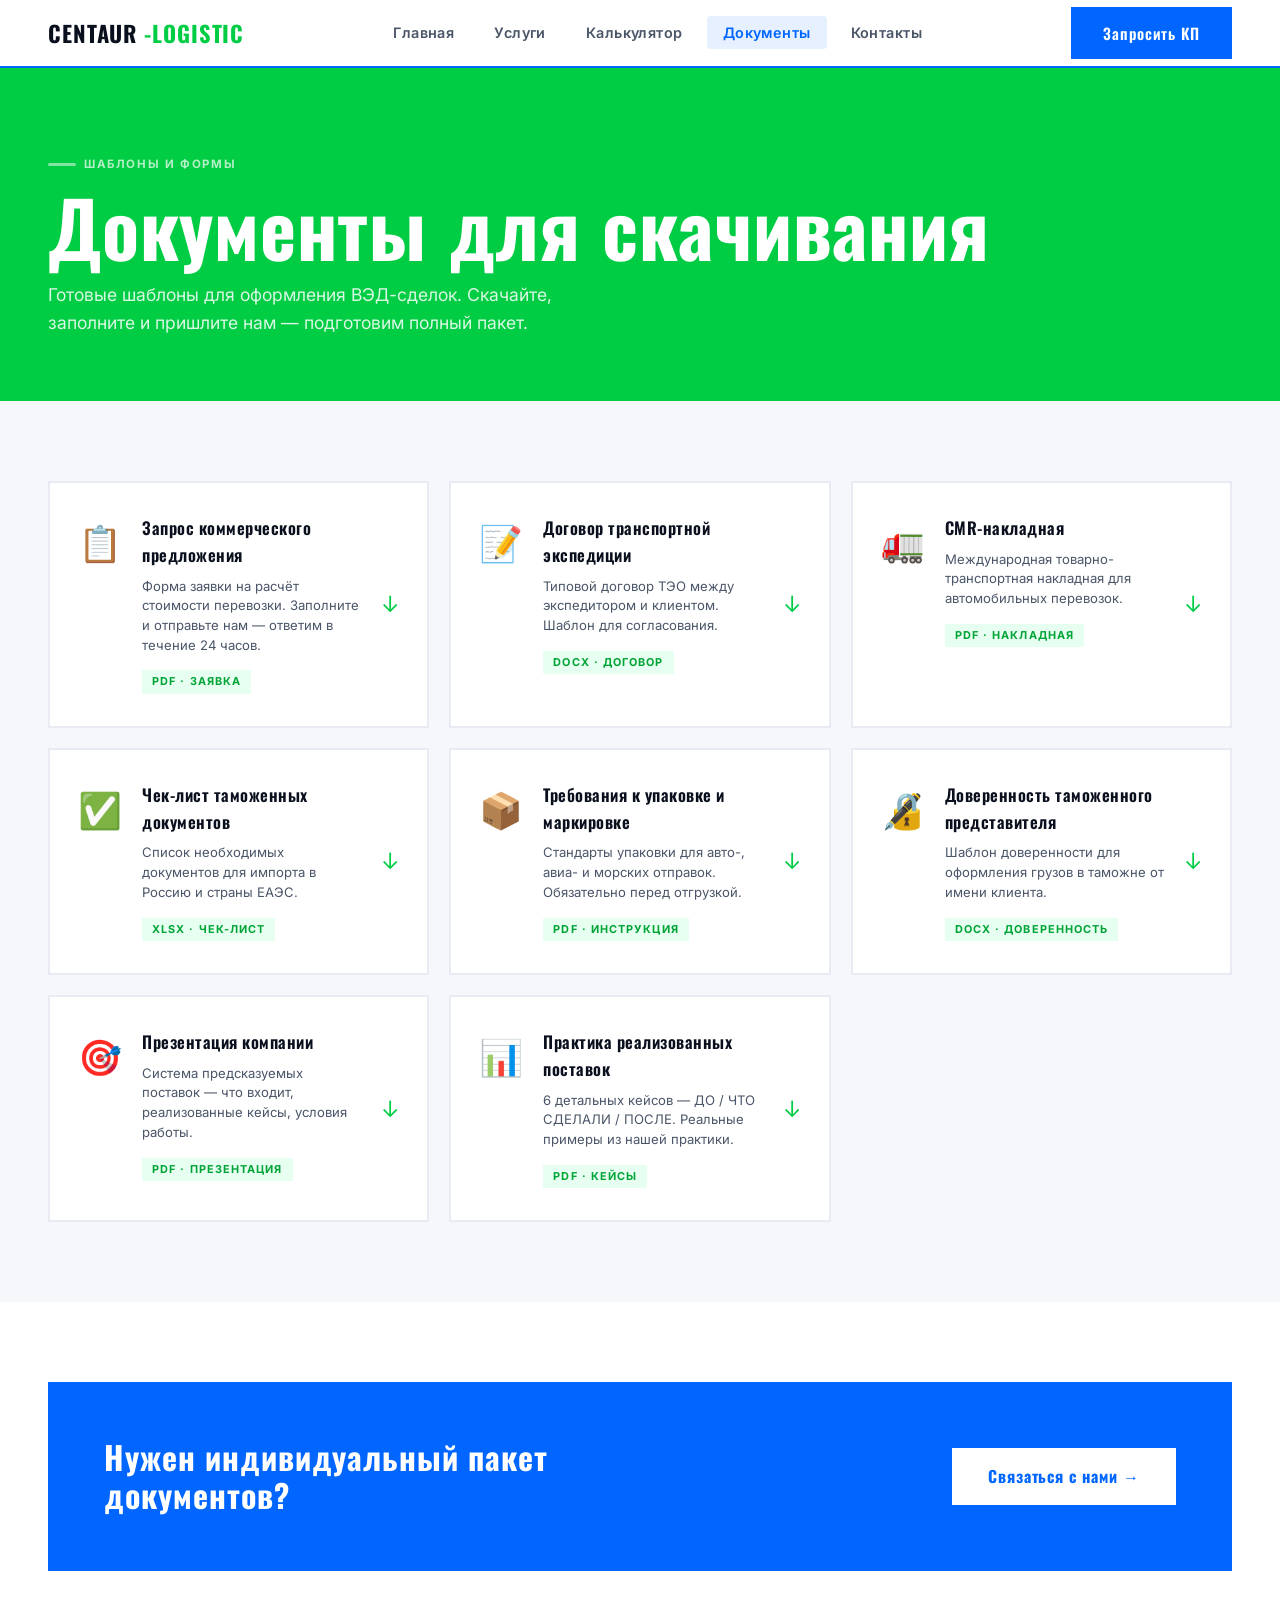
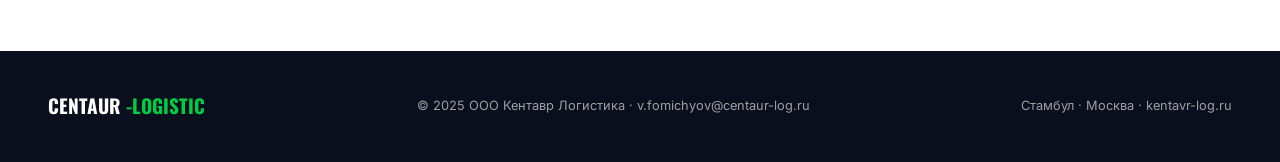
<file: documents.html>
<!DOCTYPE html>
<html lang="ru">
<head>
<meta charset="UTF-8">
<meta name="viewport" content="width=device-width, initial-scale=1.0">
<title>Документы — Centaur-Logistic</title>
<link rel="stylesheet" href="style.css">
<style>
.page-hero { background: var(--green); padding: 80px 48px 64px; }
.page-hero .section-tag { color: rgba(255,255,255,0.7); }
.page-hero .section-tag::before { background: rgba(255,255,255,0.5); }
.page-hero h1 { color: var(--white); margin-bottom: 16px; }
.page-hero p { color: rgba(255,255,255,0.85); font-size: 1.1rem; max-width: 560px; }

.docs-section { background: var(--gray); }
.docs-grid { display: grid; grid-template-columns: repeat(auto-fill, minmax(300px, 1fr)); gap: 20px; }
.doc-card {
  background: var(--white); border: 2px solid var(--gray-mid);
  padding: 32px 28px; display: flex; align-items: flex-start; gap: 20px;
  text-decoration: none; color: inherit; transition: all 0.2s;
}
.doc-card:hover { border-color: var(--green); transform: translateY(-3px); box-shadow: 0 8px 32px rgba(0,204,68,0.1); }
.doc-icon { font-size: 2.2rem; flex-shrink: 0; }
.doc-body { flex: 1; }
.doc-body h4 { font-family: 'Oswald', sans-serif; font-size: 1.05rem; font-weight: 600; letter-spacing: 0.03em; margin-bottom: 8px; color: var(--text); }
.doc-body p { font-size: 0.82rem; color: var(--text-mid); line-height: 1.5; margin-bottom: 12px; }
.doc-tag { display: inline-block; font-size: 0.68rem; font-weight: 700; letter-spacing: 0.1em; text-transform: uppercase; padding: 3px 10px; background: var(--green-light); color: var(--green-dark); }
.doc-arrow { font-size: 1.4rem; color: var(--green); align-self: center; flex-shrink: 0; transition: transform 0.2s; }
.doc-card:hover .doc-arrow { transform: translateY(3px); }

.request-section { background: var(--white); }
.request-box { background: var(--blue); padding: 56px; display: flex; align-items: center; justify-content: space-between; gap: 40px; flex-wrap: wrap; }
.request-box h3 { font-family: 'Oswald', sans-serif; font-size: 2rem; font-weight: 700; color: var(--white); max-width: 500px; line-height: 1.2; }
.request-box a { background: var(--white); color: var(--blue); font-family: 'Oswald', sans-serif; font-weight: 700; font-size: 1rem; letter-spacing: 0.06em; padding: 16px 36px; text-decoration: none; flex-shrink: 0; transition: background 0.2s; }
.request-box a:hover { background: var(--green); color: var(--white); }

@media (max-width: 900px) {
  .page-hero { padding: 80px 20px 48px; }
  .request-box { padding: 32px 20px; }
}
</style>
</head>
<body>
<nav>
  <a href="index.html" class="nav-logo">CENTAUR <span>-LOGISTIC</span></a>
  <ul class="nav-links">
    <li><a href="index.html">Главная</a></li>
    <li><a href="services.html">Услуги</a></li>
    <li><a href="calculator.html">Калькулятор</a></li>
    <li><a href="documents.html" class="active">Документы</a></li>
    <li><a href="contact.html">Контакты</a></li>
  </ul>
  <a href="contact.html" class="btn nav-cta">Запросить КП</a>
</nav>

<div class="page">
<div class="page-hero">
  <div class="inner">
    <div class="section-tag">Шаблоны и формы</div>
    <h1>Документы для скачивания</h1>
    <p>Готовые шаблоны для оформления ВЭД-сделок. Скачайте, заполните и пришлите нам — подготовим полный пакет.</p>
  </div>
</div>

<section class="docs-section">
  <div class="inner">
    <div class="docs-grid">
      <a href="#" class="doc-card" onclick="dlDoc(event,'Запрос_КП_Centaur-Logistic.pdf')">
        <div class="doc-icon">📋</div>
        <div class="doc-body">
          <h4>Запрос коммерческого предложения</h4>
          <p>Форма заявки на расчёт стоимости перевозки. Заполните и отправьте нам — ответим в течение 24 часов.</p>
          <span class="doc-tag">PDF · Заявка</span>
        </div>
        <div class="doc-arrow">↓</div>
      </a>

      <a href="#" class="doc-card" onclick="dlDoc(event,'Договор_транспортной_экспедиции.docx')">
        <div class="doc-icon">📝</div>
        <div class="doc-body">
          <h4>Договор транспортной экспедиции</h4>
          <p>Типовой договор ТЭО между экспедитором и клиентом. Шаблон для согласования.</p>
          <span class="doc-tag">DOCX · Договор</span>
        </div>
        <div class="doc-arrow">↓</div>
      </a>

      <a href="#" class="doc-card" onclick="dlDoc(event,'CMR_Накладная.pdf')">
        <div class="doc-icon">🚛</div>
        <div class="doc-body">
          <h4>CMR-накладная</h4>
          <p>Международная товарно-транспортная накладная для автомобильных перевозок.</p>
          <span class="doc-tag">PDF · Накладная</span>
        </div>
        <div class="doc-arrow">↓</div>
      </a>

      <a href="#" class="doc-card" onclick="dlDoc(event,'Чеклист_таможенных_документов.xlsx')">
        <div class="doc-icon">✅</div>
        <div class="doc-body">
          <h4>Чек-лист таможенных документов</h4>
          <p>Список необходимых документов для импорта в Россию и страны ЕАЭС.</p>
          <span class="doc-tag">XLSX · Чек-лист</span>
        </div>
        <div class="doc-arrow">↓</div>
      </a>

      <a href="#" class="doc-card" onclick="dlDoc(event,'Требования_упаковки.pdf')">
        <div class="doc-icon">📦</div>
        <div class="doc-body">
          <h4>Требования к упаковке и маркировке</h4>
          <p>Стандарты упаковки для авто-, авиа- и морских отправок. Обязательно перед отгрузкой.</p>
          <span class="doc-tag">PDF · Инструкция</span>
        </div>
        <div class="doc-arrow">↓</div>
      </a>

      <a href="#" class="doc-card" onclick="dlDoc(event,'Доверенность_таможенного_представителя.docx')">
        <div class="doc-icon">🔏</div>
        <div class="doc-body">
          <h4>Доверенность таможенного представителя</h4>
          <p>Шаблон доверенности для оформления грузов в таможне от имени клиента.</p>
          <span class="doc-tag">DOCX · Доверенность</span>
        </div>
        <div class="doc-arrow">↓</div>
      </a>

      <a href="Презентатсия.pdf" class="doc-card" download>
        <div class="doc-icon">🎯</div>
        <div class="doc-body">
          <h4>Презентация компании</h4>
          <p>Система предсказуемых поставок — что входит, реализованные кейсы, условия работы.</p>
          <span class="doc-tag">PDF · Презентация</span>
        </div>
        <div class="doc-arrow">↓</div>
      </a>

      <a href="Практика_реализованных_поставок.pdf" class="doc-card" download>
        <div class="doc-icon">📊</div>
        <div class="doc-body">
          <h4>Практика реализованных поставок</h4>
          <p>6 детальных кейсов — ДО / ЧТО СДЕЛАЛИ / ПОСЛЕ. Реальные примеры из нашей практики.</p>
          <span class="doc-tag">PDF · Кейсы</span>
        </div>
        <div class="doc-arrow">↓</div>
      </a>
    </div>
  </div>
</section>

<section class="request-section">
  <div class="inner">
    <div class="request-box">
      <h3>Нужен индивидуальный пакет документов?</h3>
      <a href="contact.html">Связаться с нами →</a>
    </div>
  </div>
</section>
</div>

<footer>
  <div class="footer-logo">CENTAUR <span>-LOGISTIC</span></div>
  <p>© 2025 ООО Кентавр Логистика · <a href="mailto:v.fomichyov@centaur-log.ru">v.fomichyov@centaur-log.ru</a></p>
  <p>Стамбул · Москва · <a href="https://kentavr-log.ru">kentavr-log.ru</a></p>
</footer>

<script>
function dlDoc(e, name) {
  e.preventDefault();
  alert('Файл "'+name+'" будет доступен после публикации.\n\nДля получения документов: v.fomichyov@centaur-log.ru');
}
</script>
</body>
</html>
</file>
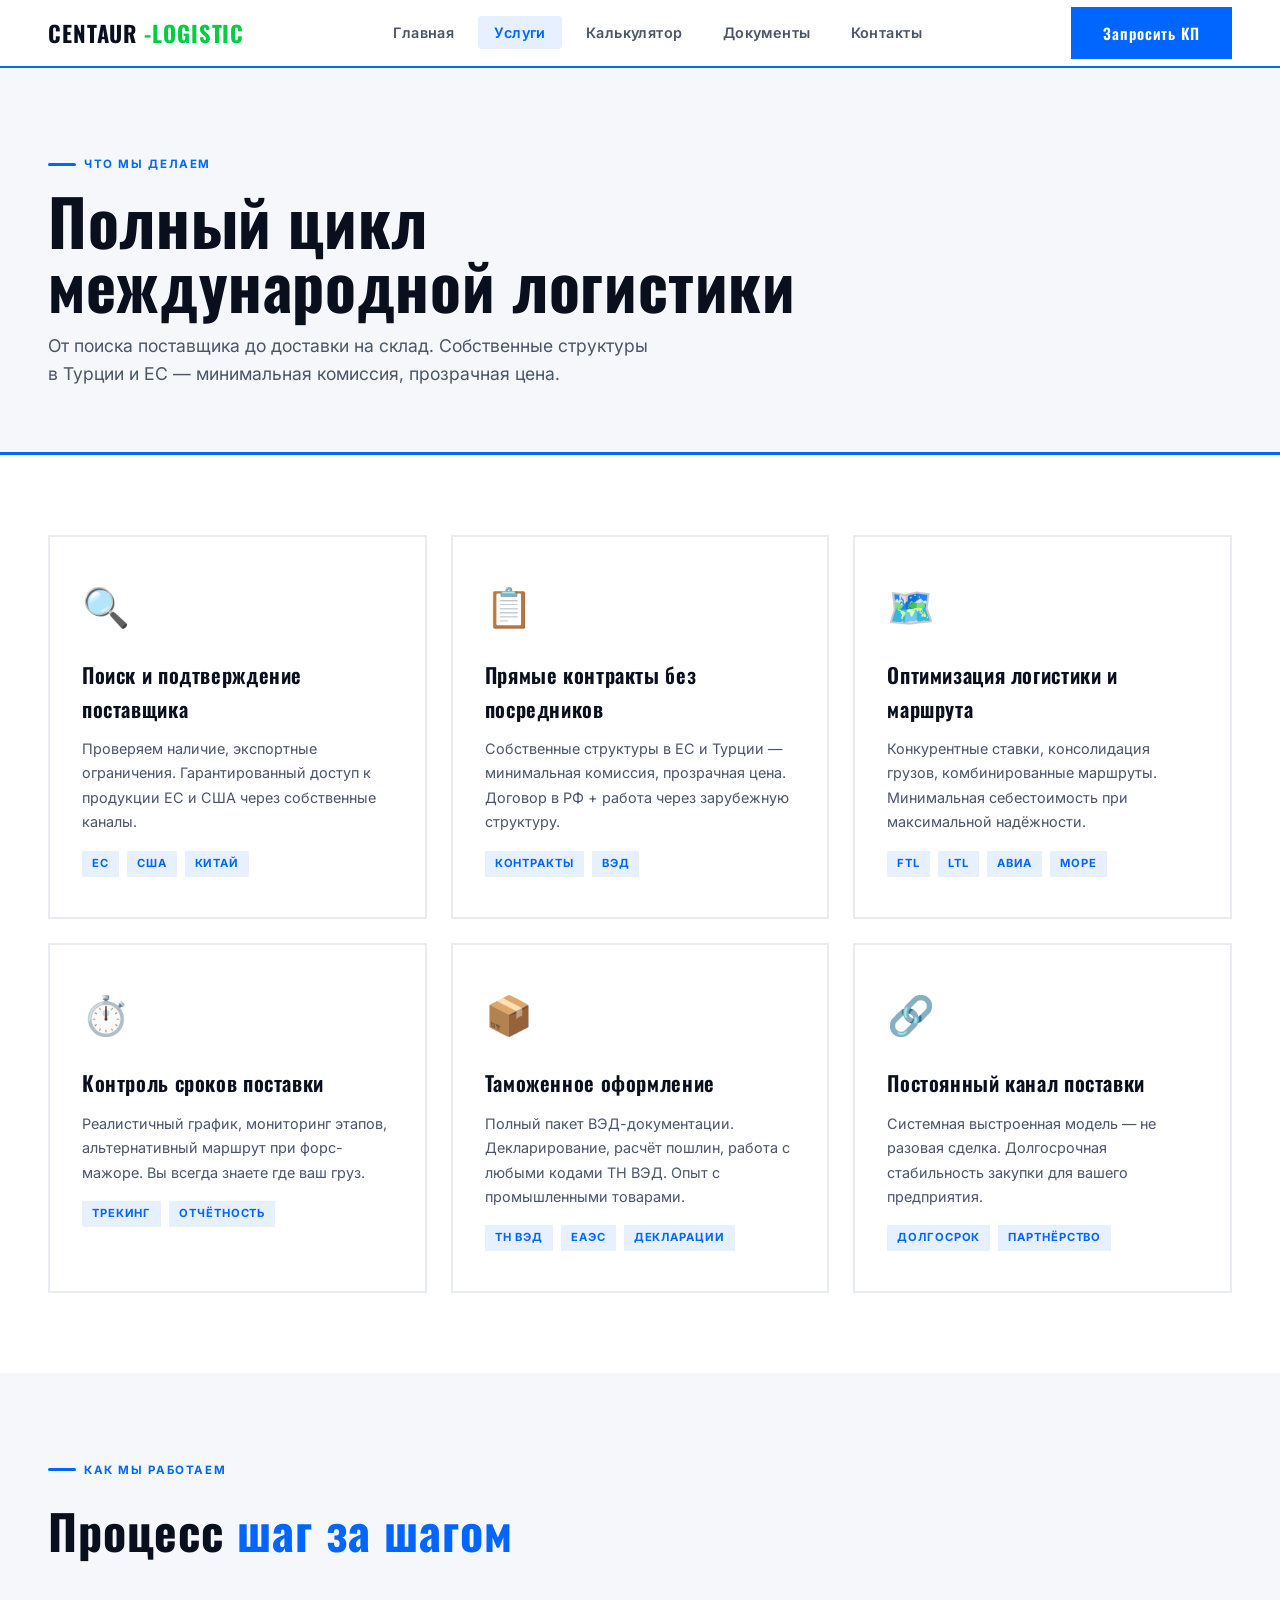
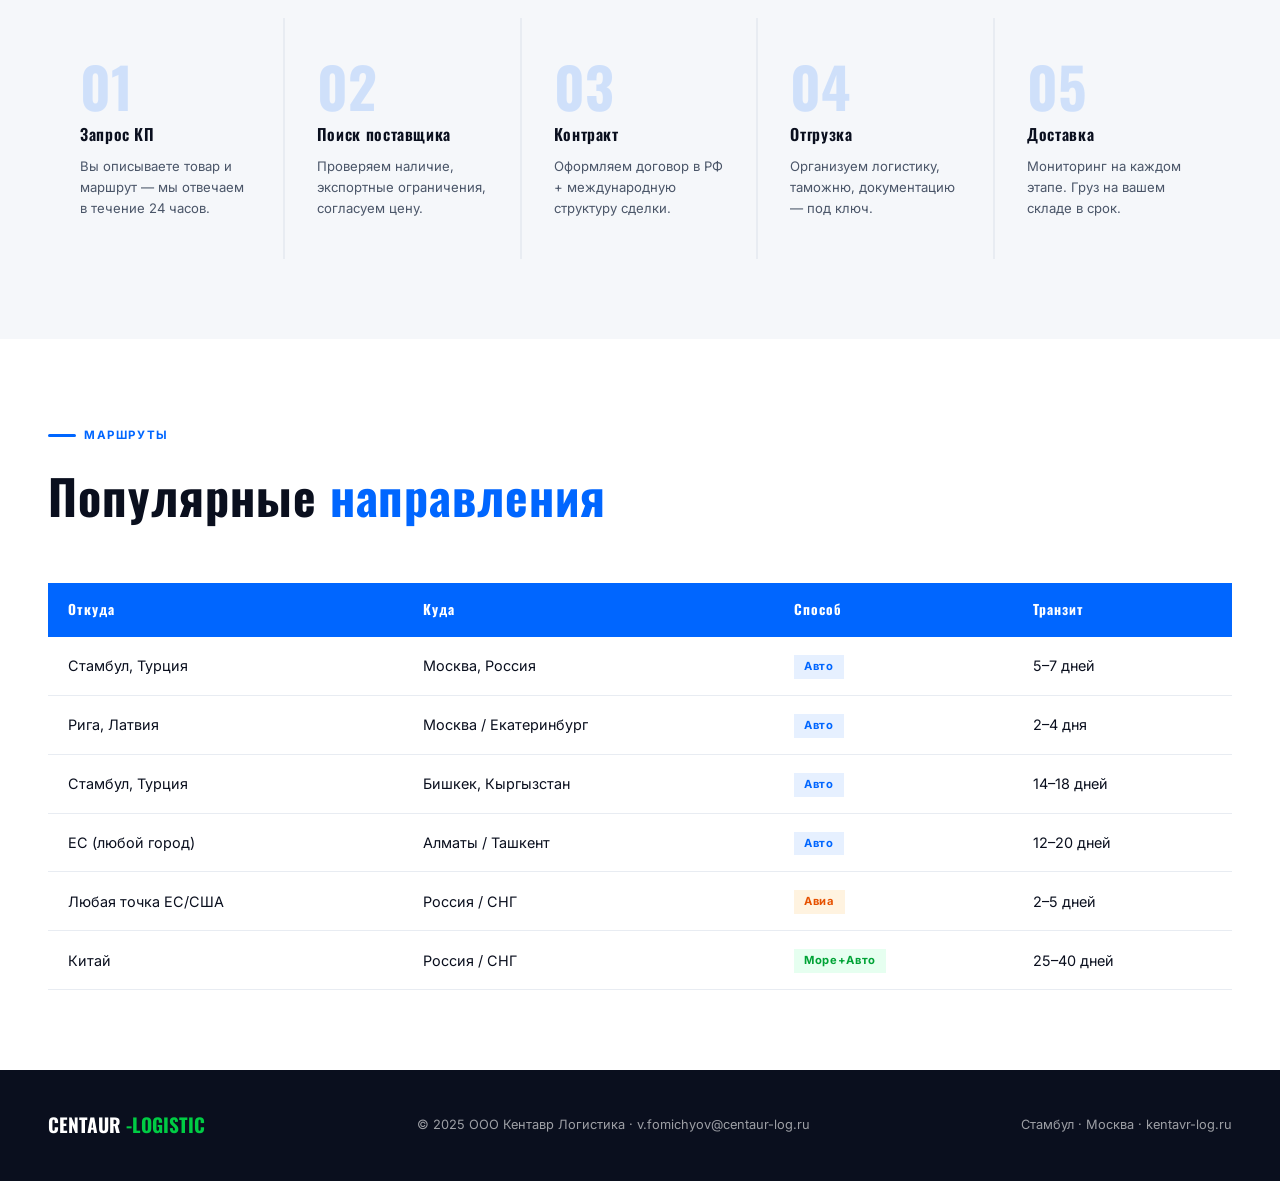
<file: services.html>
<!DOCTYPE html>
<html lang="ru">
<head>
<meta charset="UTF-8">
<meta name="viewport" content="width=device-width, initial-scale=1.0">
<title>Услуги — Centaur-Logistic</title>
<link rel="stylesheet" href="style.css">
<style>
.page-hero { background: var(--gray); padding: 80px 48px 64px; border-bottom: 3px solid var(--blue); }
.page-hero h1 { font-size: clamp(2.4rem, 5vw, 4rem); margin-bottom: 16px; }
.page-hero p { font-size: 1.1rem; color: var(--text-mid); max-width: 600px; }

.services-main { background: var(--white); }
.services-grid { display: grid; grid-template-columns: repeat(auto-fit, minmax(320px, 1fr)); gap: 24px; }
.svc-card { border: 2px solid var(--gray-mid); padding: 40px 32px; transition: all 0.2s; }
.svc-card:hover { border-color: var(--blue); box-shadow: 0 8px 32px rgba(0,102,255,0.1); transform: translateY(-4px); }
.svc-icon { font-size: 2.4rem; margin-bottom: 20px; }
.svc-card h3 { font-size: 1.3rem; margin-bottom: 12px; color: var(--text); }
.svc-card p { font-size: 0.9rem; color: var(--text-mid); line-height: 1.7; margin-bottom: 16px; }
.svc-tags { display: flex; flex-wrap: wrap; gap: 8px; }
.svc-tag { font-size: 0.7rem; font-weight: 700; letter-spacing: 0.08em; text-transform: uppercase; padding: 4px 10px; background: var(--blue-light); color: var(--blue); }

.process { background: var(--gray); }
.process-steps { display: grid; grid-template-columns: repeat(auto-fit, minmax(200px, 1fr)); gap: 0; counter-reset: step; }
.process-step { padding: 40px 32px; border-right: 2px solid var(--gray-mid); position: relative; }
.process-step:last-child { border-right: none; }
.step-num { font-family: 'Oswald', sans-serif; font-size: 3.5rem; font-weight: 700; color: var(--blue); opacity: 0.15; line-height: 1; margin-bottom: 8px; }
.step-title { font-family: 'Oswald', sans-serif; font-size: 1rem; font-weight: 600; color: var(--text); margin-bottom: 8px; letter-spacing: 0.04em; }
.step-desc { font-size: 0.82rem; color: var(--text-mid); line-height: 1.6; }

.routes { background: var(--white); }
.routes-table { width: 100%; border-collapse: collapse; }
.routes-table th { background: var(--blue); color: var(--white); font-family: 'Oswald', sans-serif; font-size: 0.85rem; letter-spacing: 0.08em; padding: 16px 20px; text-align: left; }
.routes-table td { padding: 16px 20px; border-bottom: 1px solid var(--gray-mid); font-size: 0.9rem; }
.routes-table tr:hover td { background: var(--blue-light); }
.route-badge { display: inline-block; padding: 3px 10px; font-size: 0.7rem; font-weight: 700; letter-spacing: 0.06em; }
.badge-auto { background: var(--blue-light); color: var(--blue); }
.badge-avia { background: #FFF3E0; color: #E65100; }
.badge-sea { background: var(--green-light); color: var(--green-dark); }

@media (max-width: 900px) {
  .page-hero { padding: 80px 20px 48px; }
  .process-steps { grid-template-columns: 1fr 1fr; }
  .routes-table { font-size: 0.8rem; }
  .routes-table td, .routes-table th { padding: 12px; }
}
</style>
</head>
<body>
<nav>
  <a href="index.html" class="nav-logo">CENTAUR <span>-LOGISTIC</span></a>
  <ul class="nav-links">
    <li><a href="index.html">Главная</a></li>
    <li><a href="services.html" class="active">Услуги</a></li>
    <li><a href="calculator.html">Калькулятор</a></li>
    <li><a href="documents.html">Документы</a></li>
    <li><a href="contact.html">Контакты</a></li>
  </ul>
  <a href="contact.html" class="btn nav-cta">Запросить КП</a>
</nav>

<div class="page">

<div class="page-hero">
  <div class="inner">
    <div class="section-tag">Что мы делаем</div>
    <h1>Полный цикл<br>международной логистики</h1>
    <p>От поиска поставщика до доставки на склад. Собственные структуры в Турции и ЕС — минимальная комиссия, прозрачная цена.</p>
  </div>
</div>

<section class="services-main">
  <div class="inner">
    <div class="services-grid">
      <div class="svc-card">
        <div class="svc-icon">🔍</div>
        <h3>Поиск и подтверждение поставщика</h3>
        <p>Проверяем наличие, экспортные ограничения. Гарантированный доступ к продукции ЕС и США через собственные каналы.</p>
        <div class="svc-tags"><span class="svc-tag">ЕС</span><span class="svc-tag">США</span><span class="svc-tag">Китай</span></div>
      </div>
      <div class="svc-card">
        <div class="svc-icon">📋</div>
        <h3>Прямые контракты без посредников</h3>
        <p>Собственные структуры в ЕС и Турции — минимальная комиссия, прозрачная цена. Договор в РФ + работа через зарубежную структуру.</p>
        <div class="svc-tags"><span class="svc-tag">Контракты</span><span class="svc-tag">ВЭД</span></div>
      </div>
      <div class="svc-card">
        <div class="svc-icon">🗺️</div>
        <h3>Оптимизация логистики и маршрута</h3>
        <p>Конкурентные ставки, консолидация грузов, комбинированные маршруты. Минимальная себестоимость при максимальной надёжности.</p>
        <div class="svc-tags"><span class="svc-tag">FTL</span><span class="svc-tag">LTL</span><span class="svc-tag">Авиа</span><span class="svc-tag">Море</span></div>
      </div>
      <div class="svc-card">
        <div class="svc-icon">⏱️</div>
        <h3>Контроль сроков поставки</h3>
        <p>Реалистичный график, мониторинг этапов, альтернативный маршрут при форс-мажоре. Вы всегда знаете где ваш груз.</p>
        <div class="svc-tags"><span class="svc-tag">Трекинг</span><span class="svc-tag">Отчётность</span></div>
      </div>
      <div class="svc-card">
        <div class="svc-icon">📦</div>
        <h3>Таможенное оформление</h3>
        <p>Полный пакет ВЭД-документации. Декларирование, расчёт пошлин, работа с любыми кодами ТН ВЭД. Опыт с промышленными товарами.</p>
        <div class="svc-tags"><span class="svc-tag">ТН ВЭД</span><span class="svc-tag">ЕАЭС</span><span class="svc-tag">Декларации</span></div>
      </div>
      <div class="svc-card">
        <div class="svc-icon">🔗</div>
        <h3>Постоянный канал поставки</h3>
        <p>Системная выстроенная модель — не разовая сделка. Долгосрочная стабильность закупки для вашего предприятия.</p>
        <div class="svc-tags"><span class="svc-tag">Долгосрок</span><span class="svc-tag">Партнёрство</span></div>
      </div>
    </div>
  </div>
</section>

<section class="process">
  <div class="inner">
    <div class="section-tag">Как мы работаем</div>
    <h2>Процесс <span class="accent">шаг за шагом</span></h2>
    <div class="process-steps">
      <div class="process-step"><div class="step-num">01</div><div class="step-title">Запрос КП</div><div class="step-desc">Вы описываете товар и маршрут — мы отвечаем в течение 24 часов.</div></div>
      <div class="process-step"><div class="step-num">02</div><div class="step-title">Поиск поставщика</div><div class="step-desc">Проверяем наличие, экспортные ограничения, согласуем цену.</div></div>
      <div class="process-step"><div class="step-num">03</div><div class="step-title">Контракт</div><div class="step-desc">Оформляем договор в РФ + международную структуру сделки.</div></div>
      <div class="process-step"><div class="step-num">04</div><div class="step-title">Отгрузка</div><div class="step-desc">Организуем логистику, таможню, документацию — под ключ.</div></div>
      <div class="process-step"><div class="step-num">05</div><div class="step-title">Доставка</div><div class="step-desc">Мониторинг на каждом этапе. Груз на вашем складе в срок.</div></div>
    </div>
  </div>
</section>

<section class="routes">
  <div class="inner">
    <div class="section-tag">Маршруты</div>
    <h2>Популярные <span class="accent">направления</span></h2>
    <table class="routes-table">
      <thead>
        <tr><th>Откуда</th><th>Куда</th><th>Способ</th><th>Транзит</th></tr>
      </thead>
      <tbody>
        <tr><td>Стамбул, Турция</td><td>Москва, Россия</td><td><span class="route-badge badge-auto">Авто</span></td><td>5–7 дней</td></tr>
        <tr><td>Рига, Латвия</td><td>Москва / Екатеринбург</td><td><span class="route-badge badge-auto">Авто</span></td><td>2–4 дня</td></tr>
        <tr><td>Стамбул, Турция</td><td>Бишкек, Кыргызстан</td><td><span class="route-badge badge-auto">Авто</span></td><td>14–18 дней</td></tr>
        <tr><td>ЕС (любой город)</td><td>Алматы / Ташкент</td><td><span class="route-badge badge-auto">Авто</span></td><td>12–20 дней</td></tr>
        <tr><td>Любая точка ЕС/США</td><td>Россия / СНГ</td><td><span class="route-badge badge-avia">Авиа</span></td><td>2–5 дней</td></tr>
        <tr><td>Китай</td><td>Россия / СНГ</td><td><span class="route-badge badge-sea">Море+Авто</span></td><td>25–40 дней</td></tr>
      </tbody>
    </table>
  </div>
</section>

</div>

<footer>
  <div class="footer-logo">CENTAUR <span>-LOGISTIC</span></div>
  <p>© 2025 ООО Кентавр Логистика · <a href="mailto:v.fomichyov@centaur-log.ru">v.fomichyov@centaur-log.ru</a></p>
  <p>Стамбул · Москва · <a href="https://kentavr-log.ru">kentavr-log.ru</a></p>
</footer>
</body>
</html>
</file>
<file: style.css>
@import url('https://fonts.googleapis.com/css2?family=Oswald:wght@400;600;700&family=Inter:wght@300;400;500;600;700&display=swap');

*, *::before, *::after { box-sizing: border-box; margin: 0; padding: 0; }

:root {
  --blue: #0066FF;
  --blue-dark: #0052CC;
  --blue-light: #E6F0FF;
  --green: #00CC44;
  --green-dark: #00A336;
  --green-light: #E6FFF0;
  --white: #FFFFFF;
  --gray: #F5F7FA;
  --gray-mid: #E8ECF2;
  --text: #0A0F1E;
  --text-mid: #4A5568;
  --text-light: #8A97AA;
}

html { scroll-behavior: smooth; }
body { font-family: 'Inter', sans-serif; background: var(--white); color: var(--text); line-height: 1.6; overflow-x: hidden; }

/* ── NAV ── */
nav {
  position: fixed; top: 0; left: 0; right: 0; z-index: 100;
  display: flex; align-items: center; justify-content: space-between;
  padding: 0 48px; height: 68px;
  background: rgba(255,255,255,0.95);
  backdrop-filter: blur(12px);
  border-bottom: 2px solid var(--blue);
}
.nav-logo { font-family: 'Oswald', sans-serif; font-size: 1.4rem; font-weight: 700; letter-spacing: 0.04em; color: var(--text); text-decoration: none; }
.nav-logo span { color: var(--green); }
.nav-links { display: flex; gap: 8px; list-style: none; }
.nav-links a {
  color: var(--text-mid); text-decoration: none; font-size: 0.9rem; font-weight: 600;
  letter-spacing: 0.03em; padding: 8px 16px; border-radius: 4px;
  transition: background 0.2s, color 0.2s;
}
.nav-links a:hover, .nav-links a.active { background: var(--blue-light); color: var(--blue); }
.nav-cta {
  background: var(--blue); color: var(--white);
  font-family: 'Oswald', sans-serif; font-weight: 600; font-size: 0.9rem;
  letter-spacing: 0.06em; padding: 10px 24px; border: none; cursor: pointer;
  text-decoration: none; transition: background 0.2s;
}
.nav-cta:hover { background: var(--blue-dark); }

/* ── PAGE WRAPPER ── */
.page { padding-top: 68px; }

/* ── SECTION BASE ── */
section { padding: 80px 48px; }
.inner { max-width: 1200px; margin: 0 auto; }
.section-tag {
  display: inline-flex; align-items: center; gap: 8px;
  font-size: 0.72rem; font-weight: 700; letter-spacing: 0.14em; text-transform: uppercase;
  color: var(--blue); margin-bottom: 14px;
}
.section-tag::before { content: ''; display: block; width: 28px; height: 3px; background: var(--blue); border-radius: 2px; }
h1 { font-family: 'Oswald', sans-serif; font-size: clamp(2.8rem, 6vw, 5rem); font-weight: 700; line-height: 1.0; letter-spacing: 0.01em; }
h2 { font-family: 'Oswald', sans-serif; font-size: clamp(2rem, 4vw, 3rem); font-weight: 700; letter-spacing: 0.02em; margin-bottom: 48px; }
h2 .accent { color: var(--blue); }
h3 { font-family: 'Oswald', sans-serif; font-size: 1.3rem; font-weight: 600; letter-spacing: 0.03em; }

/* ── BUTTONS ── */
.btn { display: inline-block; font-family: 'Oswald', sans-serif; font-weight: 600; font-size: 0.95rem; letter-spacing: 0.06em; padding: 14px 32px; text-decoration: none; transition: all 0.2s; cursor: pointer; border: none; }
.btn-blue { background: var(--blue); color: var(--white); }
.btn-blue:hover { background: var(--blue-dark); transform: translateY(-2px); }
.btn-green { background: var(--green); color: var(--white); }
.btn-green:hover { background: var(--green-dark); transform: translateY(-2px); }
.btn-outline { background: transparent; color: var(--blue); border: 2px solid var(--blue); }
.btn-outline:hover { background: var(--blue); color: var(--white); }

/* ── CARDS ── */
.card { background: var(--white); border: 2px solid var(--gray-mid); padding: 32px; transition: border-color 0.2s, transform 0.2s, box-shadow 0.2s; }
.card:hover { border-color: var(--blue); transform: translateY(-4px); box-shadow: 0 12px 40px rgba(0,102,255,0.1); }

/* ── FOOTER ── */
footer {
  background: var(--text); color: rgba(255,255,255,0.6);
  padding: 40px 48px; display: flex; align-items: center; justify-content: space-between; flex-wrap: wrap; gap: 20px;
}
.footer-logo { font-family: 'Oswald', sans-serif; font-weight: 700; font-size: 1.2rem; color: var(--white); }
.footer-logo span { color: var(--green); }
footer p { font-size: 0.8rem; }
footer a { color: rgba(255,255,255,0.6); text-decoration: none; }
footer a:hover { color: var(--green); }

/* ── RESPONSIVE ── */
@media (max-width: 900px) {
  nav { padding: 0 20px; }
  .nav-links { display: none; }
  section { padding: 60px 20px; }
  footer { padding: 32px 20px; flex-direction: column; }
}
</file>
